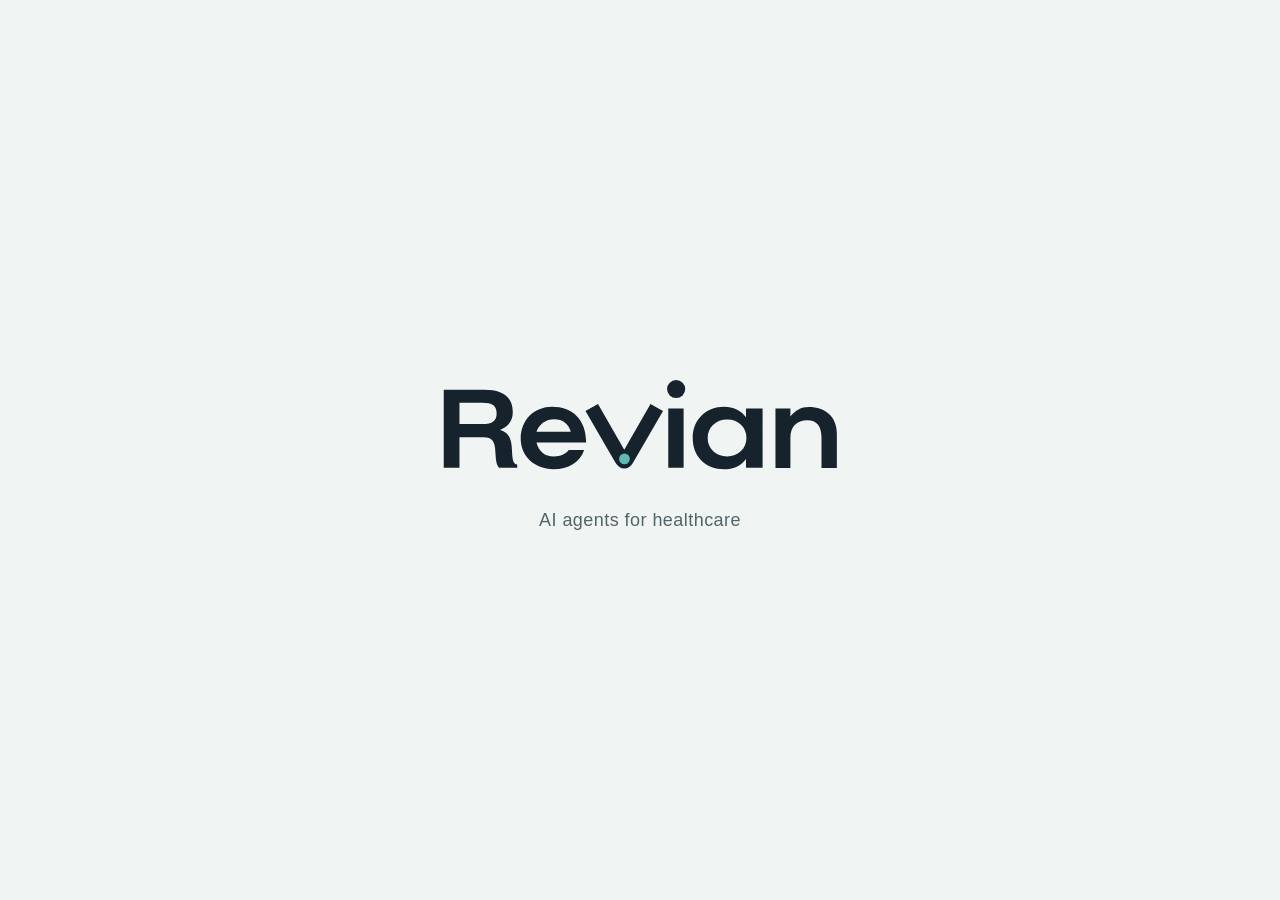
<file: index.html>
<!doctype html>
<html lang="en">
<head>
  <meta charset="utf-8">
  <meta name="viewport" content="width=device-width, initial-scale=1">
  <title>Revian</title>
  <meta name="description" content="AI agents for healthcare.">
  <meta name="theme-color" content="#F0F5F4">
  <link rel="icon" href="./favicon.ico" sizes="any">
  <link rel="icon" href="./favicon.svg" type="image/svg+xml">
  <link rel="canonical" href="https://revian.com.br/">
  <meta property="og:title" content="Revian">
  <meta property="og:description" content="AI agents for healthcare.">
  <meta property="og:type" content="website">
  <meta property="og:url" content="https://revian.com.br/">
  <style>
    :root { color-scheme: light; background: #F0F5F4; color: #17232C; }
    * { box-sizing: border-box; }
    html, body { margin: 0; width: 100%; min-height: 100%; }
    body { min-height: 100svh; display: grid; place-items: center; padding: 24px; font-family: -apple-system, BlinkMacSystemFont, "Segoe UI", sans-serif; }
    main { width: min(100%, 420px); text-align: center; }
    h1 { margin: 0; font-size: inherit; line-height: 0; }
    img { display: block; width: 100%; height: auto; }
    p { margin: 24px 0 0; color: #526469; font-size: clamp(15px, 2.5vw, 18px); line-height: 1.5; font-weight: 400; letter-spacing: .025em; }
    @media (max-width: 480px) { main { max-width: 300px; } p { margin-top: 20px; } }
  </style>
</head>
<body>
  <main>
    <h1><img src="./logo.svg" alt="Revian" width="1040" height="292"></h1>
    <p>AI agents for healthcare</p>
  </main>
</body>
</html>
</file>
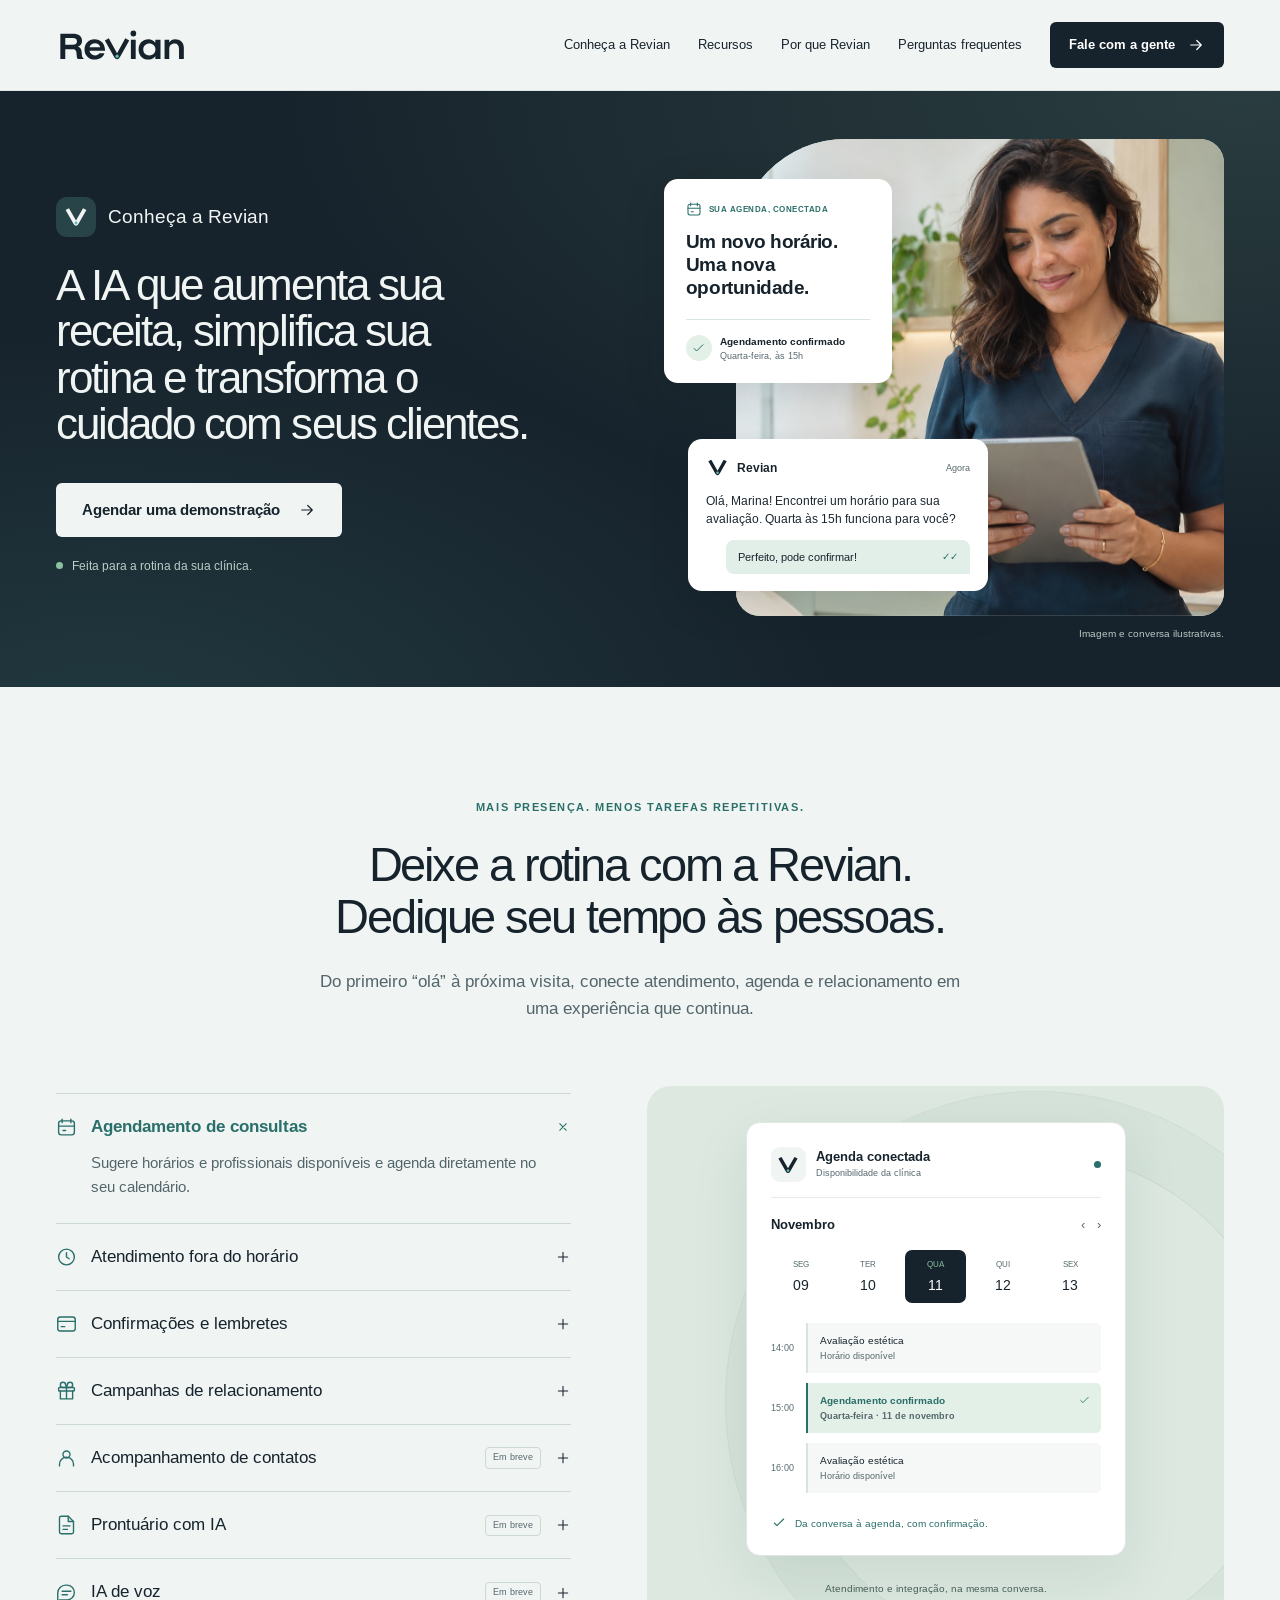
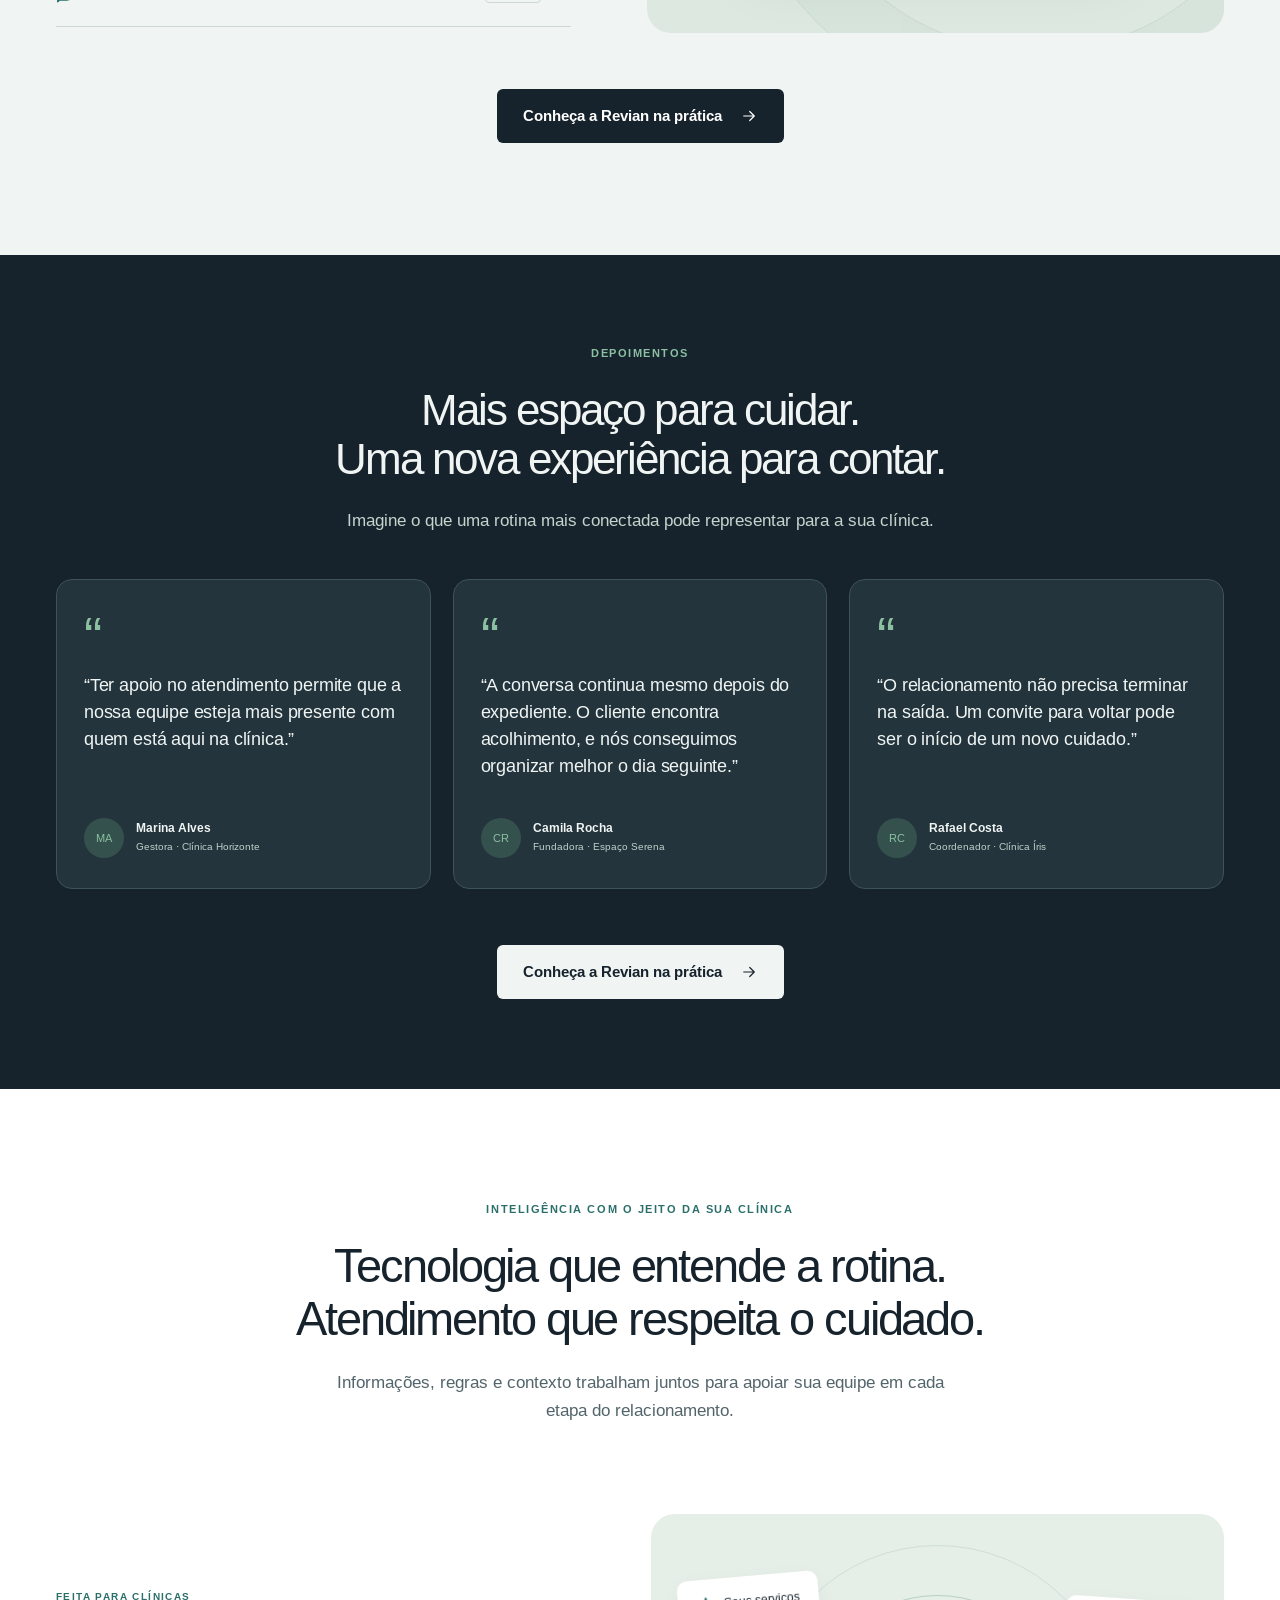
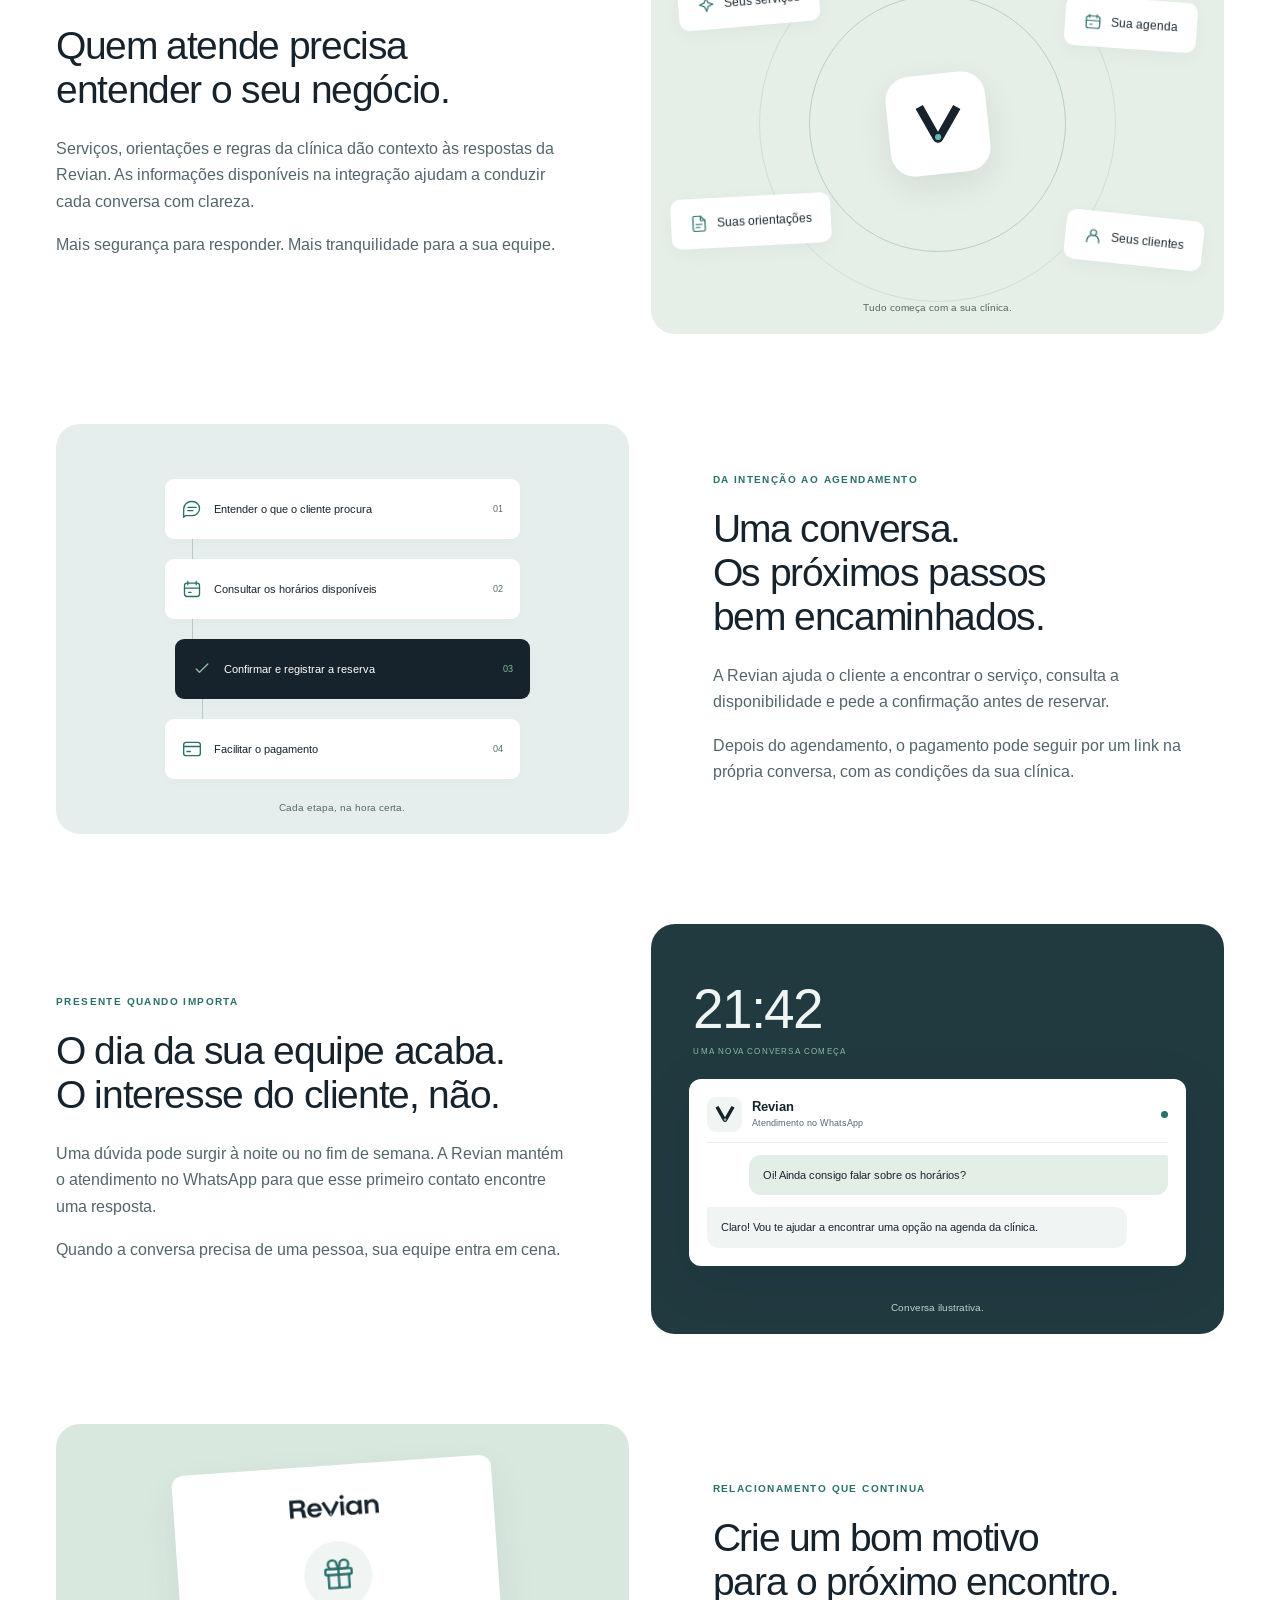
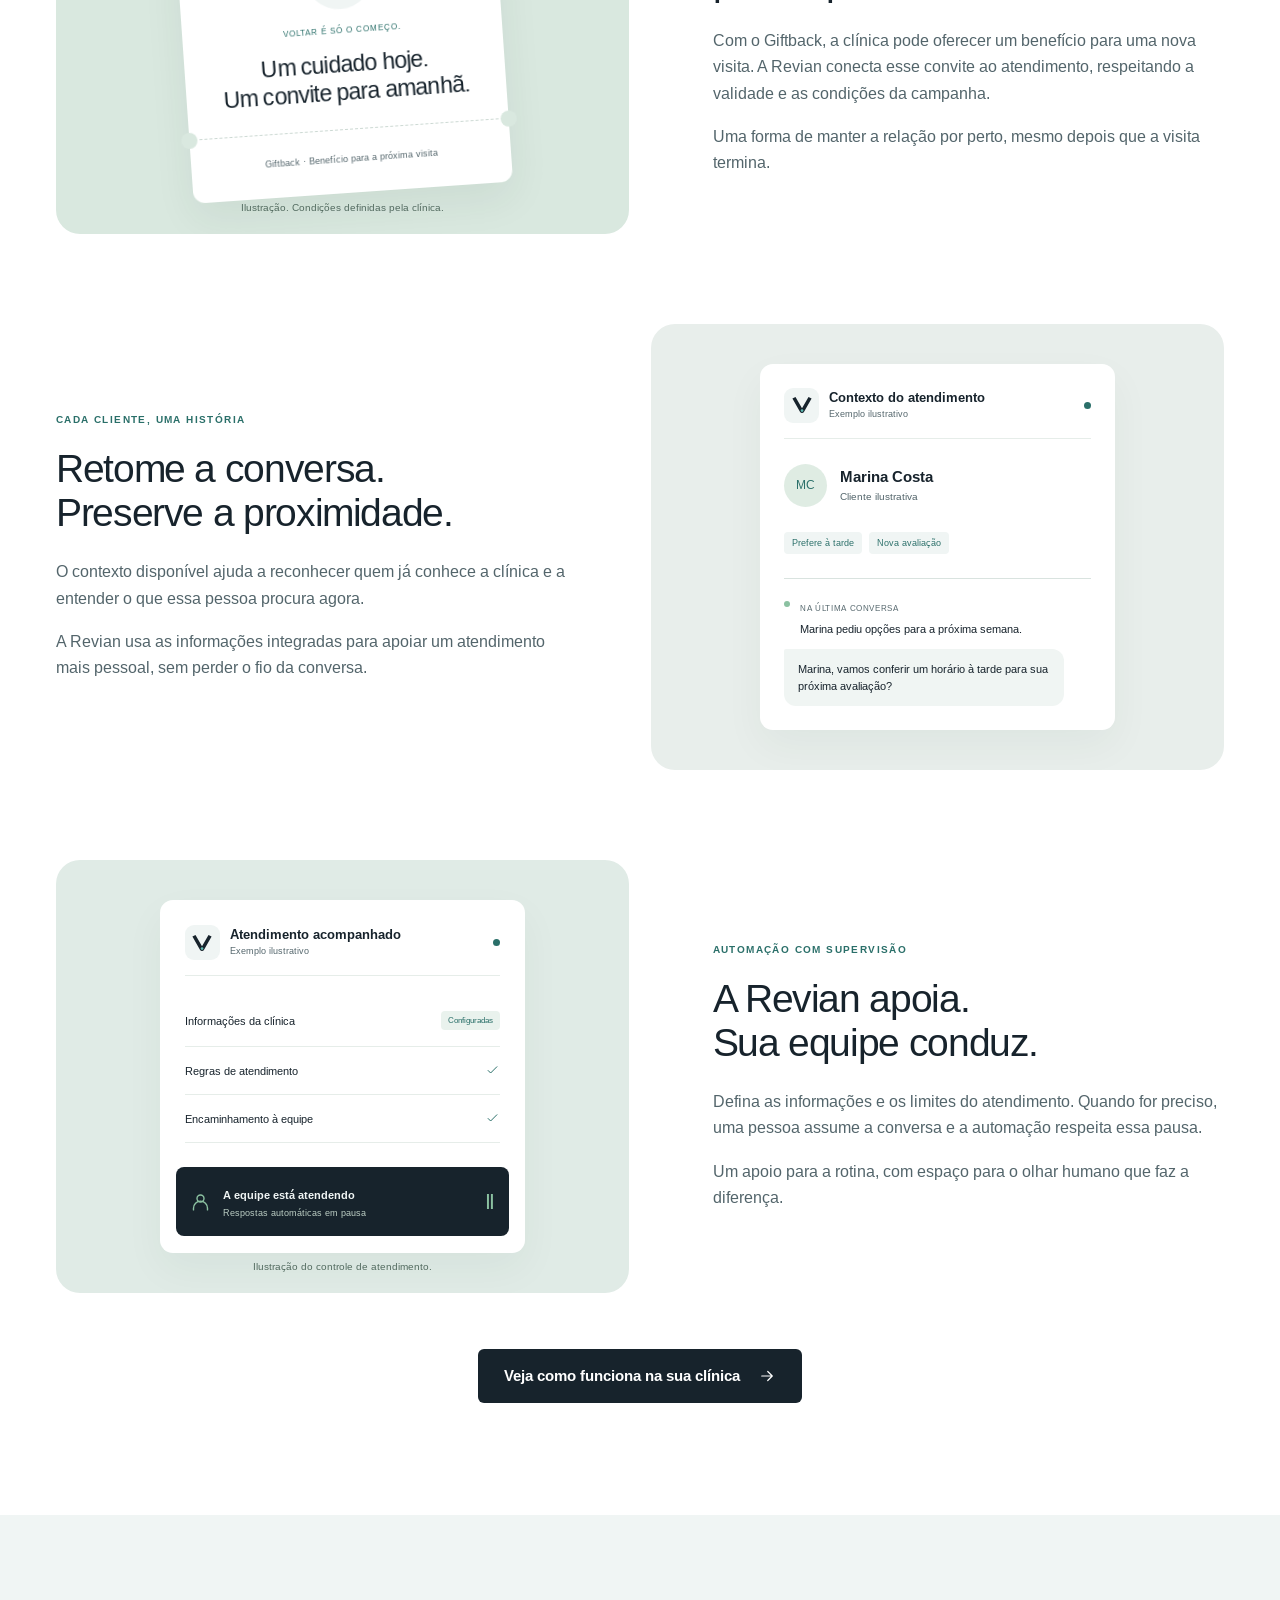
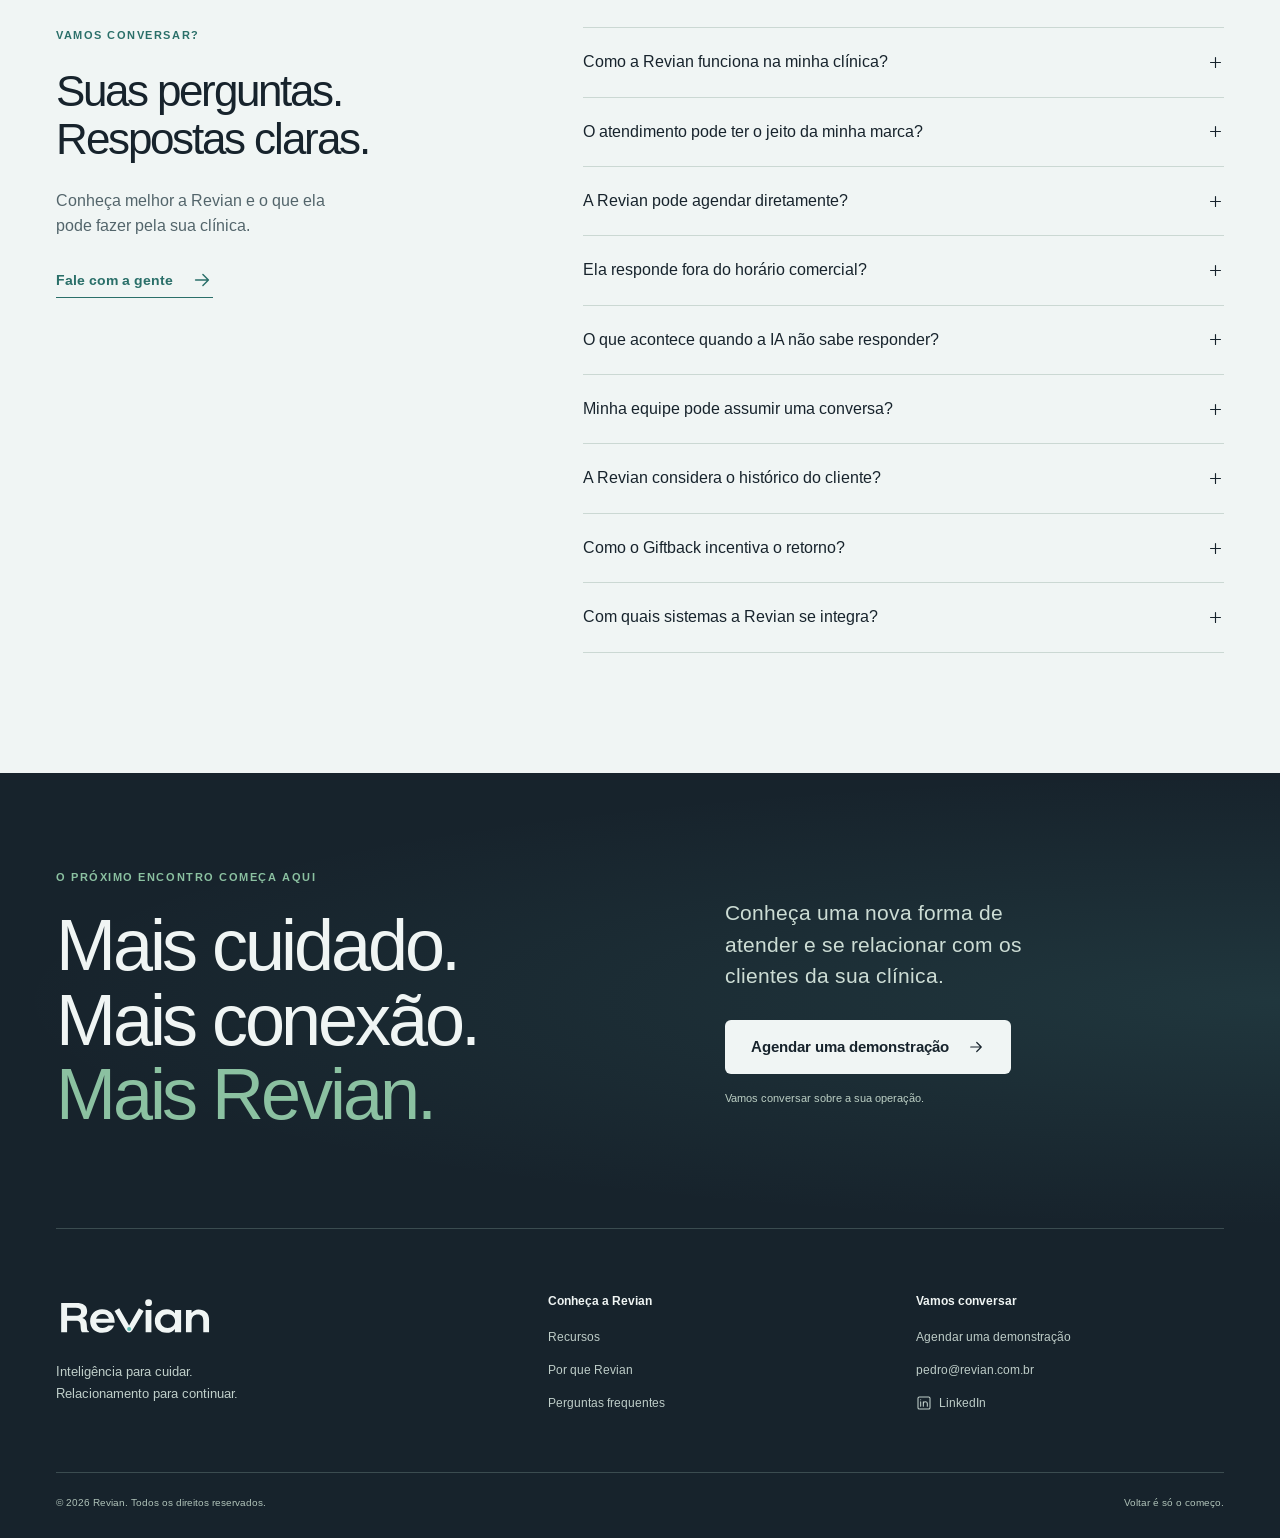
<file: lp/index.html>
<!doctype html>
<html lang="pt-BR">
  <head>
    <meta charset="utf-8" />
    <meta name="viewport" content="width=device-width, initial-scale=1" />
    <meta name="robots" content="noindex, nofollow" />
    <meta name="theme-color" content="#17232C" />
    <title>Revian — IA para o atendimento da sua clínica</title>
    <meta
      name="description"
      content="Mais tempo para cuidar. Conheça a Revian: inteligência artificial para atender no WhatsApp, agendar e criar motivos para seus clientes voltarem."
    />
    <link rel="canonical" href="https://revian.com.br/lp/" />
    <link rel="icon" href="../favicon.ico" sizes="any" />
    <link rel="icon" href="../favicon.svg" type="image/svg+xml" />
    <meta property="og:type" content="website" />
    <meta property="og:locale" content="pt_BR" />
    <meta
      property="og:title"
      content="Revian — Mais tempo para cuidar. Mais motivos para voltar."
    />
    <meta
      property="og:description"
      content="IA para o atendimento e o relacionamento da sua clínica, com a sua equipe no controle."
    />
    <meta property="og:url" content="https://revian.com.br/lp/" />
    <link
      rel="preload"
      href="./assets/LiberationSans-Regular.ttf"
      as="font"
      type="font/ttf"
      crossorigin
    />
    <link rel="stylesheet" href="./styles.css" />
    <script src="./script.js" defer></script>
  </head>
  <body>
    <a class="skip-link" href="#conteudo">Pular para o conteúdo</a>
    <svg
      class="icon-definitions"
      xmlns="http://www.w3.org/2000/svg"
      aria-hidden="true"
    >
      <symbol id="i-arrow" viewBox="0 0 24 24">
        <path d="M5 12h14m-6-6 6 6-6 6" />
      </symbol>
      <symbol id="i-calendar" viewBox="0 0 24 24">
        <rect x="3" y="5" width="18" height="16" rx="3" />
        <path d="M7 3v4m10-4v4M3 11h18m-13 5h3" />
      </symbol>
      <symbol id="i-chat" viewBox="0 0 24 24">
        <path
          d="M21 11.5a8.5 8.5 0 0 1-8.5 8.5H4l-2 2v-10A9 9 0 0 1 11 3h1.5a8.5 8.5 0 0 1 8.5 8.5Z"
        />
        <path d="M7 10h10M7 14h6" />
      </symbol>
      <symbol id="i-clock" viewBox="0 0 24 24">
        <circle cx="12" cy="12" r="9" />
        <path d="M12 7v5l3 2" />
      </symbol>
      <symbol id="i-check" viewBox="0 0 24 24">
        <path d="m5 12 4 4L19 6" />
      </symbol>
      <symbol id="i-card" viewBox="0 0 24 24">
        <rect x="2" y="4" width="20" height="16" rx="3" />
        <path d="M2 9h20M6 15h4" />
      </symbol>
      <symbol id="i-gift" viewBox="0 0 24 24">
        <rect x="3" y="8" width="18" height="4" rx="1" />
        <path
          d="M5 12v9h14v-9M12 8v13M12 8H8a3 3 0 1 1 3-3l1 3Zm0 0h4a3 3 0 1 0-3-3l-1 3Z"
        />
      </symbol>
      <symbol id="i-person" viewBox="0 0 24 24">
        <circle cx="12" cy="8" r="4" />
        <path d="M4 21v-2a8 8 0 0 1 16 0v2" />
      </symbol>
      <symbol id="i-spark" viewBox="0 0 24 24">
        <path
          d="m12 3 2.5 6.5L21 12l-6.5 2.5L12 21l-2.5-6.5L3 12l6.5-2.5L12 3Z"
        />
      </symbol>
      <symbol id="i-file" viewBox="0 0 24 24">
        <path
          d="M14 2H6a2 2 0 0 0-2 2v16a2 2 0 0 0 2 2h12a2 2 0 0 0 2-2V8l-6-6Z"
        />
        <path d="M14 2v6h6M8 13h8m-8 4h5" />
      </symbol>
      <symbol id="i-shield" viewBox="0 0 24 24">
        <path d="m12 3 8 3v6c0 5-8 9-8 9s-8-4-8-9V6l8-3Z" />
        <path d="m8 12 3 3 5-6" />
      </symbol>
      <symbol id="i-plus" viewBox="0 0 24 24">
        <path d="M12 5v14M5 12h14" />
      </symbol>
      <symbol id="i-chevron" viewBox="0 0 24 24">
        <path d="m9 5 7 7-7 7" />
      </symbol>
      <symbol id="i-linkedin" viewBox="0 0 24 24">
        <rect x="3" y="3" width="18" height="18" rx="2" />
        <path d="M7 10v7m0-10v.01M11 17v-7m0 3a3 3 0 0 1 6 0v4" />
      </symbol>
      <symbol id="i-mail" viewBox="0 0 24 24">
        <rect x="3" y="5" width="18" height="14" rx="2" />
        <path d="m3 6 9 7 9-7" />
      </symbol>
    </svg>
    <header class="site-header">
      <div class="nav-wrap">
        <a class="brand" href="/" aria-label="Revian — página inicial"
          ><img src="../logo.svg" alt="Revian" width="132" height="37"
        /></a>
        <button
          class="menu-toggle"
          type="button"
          aria-expanded="false"
          aria-controls="navigation"
          aria-label="Abrir menu"
        >
          <span></span><span></span>
        </button>
        <nav id="navigation" aria-label="Navegação principal">
          <a href="#conheca">Conheça a Revian</a><a href="#recursos">Recursos</a
          ><a href="#diferenciais">Por que Revian</a
          ><a href="#perguntas">Perguntas frequentes</a>
          <a
            class="button nav-cta"
            href="https://wa.me/5511992223817?text=Ol%C3%A1%2C%20gostaria%20saber%20mais%20sobre%20a%20Revian%20para%20minha%20cl%C3%ADnica"
            >Fale com a gente<svg
              class="icon"
              aria-hidden="true"
              viewBox="0 0 24 24"
            >
              <use href="#i-arrow" /></svg
          ></a>
        </nav>
      </div>
    </header>
    <main id="conteudo">
      <section class="hero" id="conheca" aria-labelledby="hero-title">
        <div class="hero-glow" aria-hidden="true"></div>
        <div class="container hero-grid">
          <div class="hero-copy">
            <div class="meet">
              <span class="meet-symbol"
                ><img
                  src="./assets/symbol-light.svg"
                  alt=""
                  width="26"
                  height="26" /></span
              >Conheça a Revian
            </div>
            <h1 id="hero-title">
              A IA que aumenta sua receita, simplifica sua rotina e transforma o
              cuidado com seus clientes.
            </h1>
            <a
              class="button"
              href="https://wa.me/5511992223817?text=Ol%C3%A1%2C%20gostaria%20saber%20mais%20sobre%20a%20Revian%20para%20minha%20cl%C3%ADnica"
              >Agendar uma demonstração<svg
                class="icon"
                aria-hidden="true"
                viewBox="0 0 24 24"
              >
                <use href="#i-arrow" /></svg
            ></a>
            <div class="hero-note">
              <span class="online-dot"></span>Feita para a rotina da sua
              clínica.
            </div>
          </div>
          <figure
            class="hero-visual"
            aria-label="Ilustração de uma profissional de clínica com exemplos de atendimento e agendamento da Revian"
          >
            <div class="photo-frame">
              <img
                class="hero-photo"
                src="./assets/clinic-hero.jpg"
                alt="Profissional de clínica consultando um tablet em um ambiente acolhedor"
                width="1122"
                height="1402"
                fetchpriority="high"
              />
            </div>
            <div class="floating-card appointment-card">
              <div class="card-eyebrow">
                <svg class="icon" aria-hidden="true" viewBox="0 0 24 24">
                  <use href="#i-calendar" />
                </svg>
                SUA AGENDA, CONECTADA
              </div>
              <strong>Um novo horário.<br />Uma nova oportunidade.</strong>
              <div class="appointment-bottom">
                <span class="check-circle"
                  ><svg class="icon" aria-hidden="true" viewBox="0 0 24 24">
                    <use href="#i-check" /></svg></span
                ><span
                  >Agendamento confirmado<small
                    >Quarta-feira, às 15h</small
                  ></span
                >
              </div>
            </div>
            <div class="floating-card hero-chat">
              <div class="hero-chat-heading">
                <img
                  src="./assets/symbol.svg"
                  alt=""
                  width="23"
                  height="23"
                /><strong>Revian</strong><span>Agora</span>
              </div>
              <p>
                Olá, Marina! Encontrei um horário para sua avaliação. Quarta às
                15h funciona para você?
              </p>
              <div class="hero-reply">
                Perfeito, pode confirmar! <span>✓✓</span>
              </div>
            </div>
            <figcaption>Imagem e conversa ilustrativas.</figcaption>
          </figure>
        </div>
      </section>

      <section
        class="features section"
        id="recursos"
        aria-labelledby="features-title"
      >
        <div class="container">
          <div class="section-heading centered">
            <p class="eyebrow">MAIS PRESENÇA. MENOS TAREFAS REPETITIVAS.</p>
            <h2 id="features-title">
              Deixe a rotina com a Revian.<br />Dedique seu tempo às pessoas.
            </h2>
            <p>
              Do primeiro “olá” à próxima visita, conecte atendimento, agenda e
              relacionamento em uma experiência que continua.
            </p>
          </div>
          <div class="feature-showcase">
            <div class="feature-list">
              <details class="feature-item" data-feature="0" open>
                <summary>
                  <svg class="icon" aria-hidden="true" viewBox="0 0 24 24">
                    <use href="#i-calendar" /></svg
                  ><span>Agendamento de consultas</span
                  ><svg
                    class="icon feature-toggle"
                    aria-hidden="true"
                    viewBox="0 0 24 24"
                  >
                    <use href="#i-plus" />
                  </svg>
                </summary>
                <p>
                  Sugere horários e profissionais disponíveis e agenda
                  diretamente no seu calendário.
                </p>
              </details>
              <details class="feature-item" data-feature="1">
                <summary>
                  <svg class="icon" aria-hidden="true" viewBox="0 0 24 24">
                    <use href="#i-clock" /></svg
                  ><span>Atendimento fora do horário</span
                  ><svg
                    class="icon feature-toggle"
                    aria-hidden="true"
                    viewBox="0 0 24 24"
                  >
                    <use href="#i-plus" />
                  </svg>
                </summary>
                <p>
                  Cuida das mensagens e conversas fora do expediente, com
                  atendimento 24 horas por dia.
                </p>
              </details>
              <details class="feature-item" data-feature="2">
                <summary>
                  <svg class="icon" aria-hidden="true" viewBox="0 0 24 24">
                    <use href="#i-card" /></svg
                  ><span>Confirmações e lembretes</span
                  ><svg
                    class="icon feature-toggle"
                    aria-hidden="true"
                    viewBox="0 0 24 24"
                  >
                    <use href="#i-plus" />
                  </svg>
                </summary>
                <p>
                  Envia mensagens de acompanhamento e solicita pagamentos para
                  confirmar agendamentos e reduzir faltas.
                </p>
              </details>
              <details class="feature-item" data-feature="3">
                <summary>
                  <svg class="icon" aria-hidden="true" viewBox="0 0 24 24">
                    <use href="#i-gift" /></svg
                  ><span>Campanhas de relacionamento</span
                  ><svg
                    class="icon feature-toggle"
                    aria-hidden="true"
                    viewBox="0 0 24 24"
                  >
                    <use href="#i-plus" />
                  </svg>
                </summary>
                <p>
                  Cria campanhas com IA e mensagens promocionais para incentivar
                  novos agendamentos e a fidelização de clientes.
                </p>
              </details>
              <details class="feature-item" data-feature="4">
                <summary>
                  <svg class="icon" aria-hidden="true" viewBox="0 0 24 24">
                    <use href="#i-person" /></svg
                  ><span>Acompanhamento de contatos</span
                  ><span class="soon">Em breve</span
                  ><svg
                    class="icon feature-toggle"
                    aria-hidden="true"
                    viewBox="0 0 24 24"
                  >
                    <use href="#i-plus" />
                  </svg>
                </summary>
                <p>
                  Entra em contato com novos e antigos interessados para agendar
                  mais consultas no momento certo.
                </p>
              </details>
              <details class="feature-item" data-feature="5">
                <summary>
                  <svg class="icon" aria-hidden="true" viewBox="0 0 24 24">
                    <use href="#i-file" /></svg
                  ><span>Prontuário com IA</span
                  ><span class="soon">Em breve</span
                  ><svg
                    class="icon feature-toggle"
                    aria-hidden="true"
                    viewBox="0 0 24 24"
                  >
                    <use href="#i-plus" />
                  </svg>
                </summary>
                <p>
                  Economiza tempo com anotações geradas por IA e atualizações
                  automáticas no prontuário.
                </p>
              </details>
              <details class="feature-item" data-feature="6">
                <summary>
                  <svg class="icon" aria-hidden="true" viewBox="0 0 24 24">
                    <use href="#i-chat" /></svg
                  ><span>IA de voz</span><span class="soon">Em breve</span
                  ><svg
                    class="icon feature-toggle"
                    aria-hidden="true"
                    viewBox="0 0 24 24"
                  >
                    <use href="#i-plus" />
                  </svg>
                </summary>
                <p>
                  Atende ligações com uma voz natural para responder dúvidas e
                  agendar consultas.
                </p>
              </details>
            </div>
            <div class="feature-stage">
              <div class="stage-orbit" aria-hidden="true"></div>
              <div class="feature-window" aria-live="polite" aria-atomic="true">
                <div class="feature-panel" id="feature-panel-0">
                  <div class="mock-heading">
                    <span class="mini-mark"
                      ><img
                        src="./assets/symbol.svg"
                        alt=""
                        width="24"
                        height="24" /></span
                    ><span
                      ><strong>Agenda conectada</strong
                      ><small>Disponibilidade da clínica</small></span
                    ><i class="online-dot"></i>
                  </div>
                  <div class="calendar-heading">
                    <strong>Novembro</strong><span>‹ &nbsp; ›</span>
                  </div>
                  <div class="week">
                    <span>SEG<b>09</b></span
                    ><span>TER<b>10</b></span
                    ><span class="selected">QUA<b>11</b></span
                    ><span>QUI<b>12</b></span
                    ><span>SEX<b>13</b></span>
                  </div>
                  <div class="time-row">
                    <span>14:00</span>
                    <div>
                      Avaliação estética<small>Horário disponível</small>
                    </div>
                  </div>
                  <div class="time-row active">
                    <span>15:00</span>
                    <div>
                      <svg class="icon" aria-hidden="true" viewBox="0 0 24 24">
                        <use href="#i-check" /></svg
                      >Agendamento confirmado<small
                        >Quarta-feira · 11 de novembro</small
                      >
                    </div>
                  </div>
                  <div class="time-row">
                    <span>16:00</span>
                    <div>
                      Avaliação estética<small>Horário disponível</small>
                    </div>
                  </div>
                  <div class="status-line">
                    <svg class="icon" aria-hidden="true" viewBox="0 0 24 24">
                      <use href="#i-check" /></svg
                    ><span>Da conversa à agenda, com confirmação.</span>
                  </div>
                </div>
                <div class="feature-panel" id="feature-panel-1" hidden>
                  <div class="mock-heading">
                    <span class="mini-mark"
                      ><img
                        src="./assets/symbol.svg"
                        alt=""
                        width="24"
                        height="24" /></span
                    ><span
                      ><strong>Revian</strong
                      ><small
                        >Atendimento além do horário comercial</small
                      ></span
                    ><i class="online-dot"></i>
                  </div>
                  <div class="chat-date">
                    21:42 · A clínica já fechou. A conversa continua.
                  </div>
                  <div class="bubble patient">
                    Olá! Consigo saber mais sobre a avaliação?
                  </div>
                  <div class="bubble assistant">
                    Olá! Claro. A avaliação é o primeiro passo para entender o
                    que faz sentido para você. Como posso ajudar?
                  </div>
                  <div class="bubble patient">
                    Quero ver um horário para esta semana.
                  </div>
                  <div class="bubble assistant">
                    Vou consultar a agenda da clínica para encontrar as opções
                    disponíveis.
                  </div>
                  <div class="status-line">
                    <svg class="icon" aria-hidden="true" viewBox="0 0 24 24">
                      <use href="#i-clock" /></svg
                    ><span
                      >Uma boa experiência começa na primeira resposta.</span
                    >
                  </div>
                </div>
                <div class="feature-panel" id="feature-panel-2" hidden>
                  <div class="mock-heading">
                    <span class="mini-mark"
                      ><img
                        src="./assets/symbol.svg"
                        alt=""
                        width="24"
                        height="24" /></span
                    ><span
                      ><strong>Confirmações e lembretes</strong
                      ><small>Exemplo ilustrativo</small></span
                    ><i class="online-dot"></i>
                  </div>
                  <div class="chat-date">
                    UMA VISITA, CADA DETALHE BEM ENCAMINHADO
                  </div>
                  <div class="bubble assistant">
                    Marina, sua avaliação está agendada para quarta-feira às
                    15h. Podemos confirmar sua presença?
                  </div>
                  <div class="bubble patient">Sim, estarei aí!</div>
                  <div class="bubble assistant">
                    Tudo certo! Esperamos você. Se precisar, é só chamar por
                    aqui.
                  </div>
                  <div class="status-line">
                    <svg class="icon" aria-hidden="true" viewBox="0 0 24 24">
                      <use href="#i-calendar" /></svg
                    ><span>Lembretes que aproximam.</span>
                  </div>
                  <div class="status-line">
                    <svg class="icon" aria-hidden="true" viewBox="0 0 24 24">
                      <use href="#i-card" /></svg
                    ><span>Pagamento na própria conversa.</span>
                  </div>
                </div>
                <div class="feature-panel" id="feature-panel-3" hidden>
                  <div class="mock-heading">
                    <span class="mini-mark"
                      ><img
                        src="./assets/symbol.svg"
                        alt=""
                        width="24"
                        height="24" /></span
                    ><span
                      ><strong>Campanhas de relacionamento</strong
                      ><small>Exemplo ilustrativo</small></span
                    ><i class="online-dot"></i>
                  </div>
                  <div class="gift-ticket">
                    <svg class="icon" aria-hidden="true" viewBox="0 0 24 24">
                      <use href="#i-gift" /></svg
                    ><small>UM CONVITE PARA VOLTAR</small
                    ><strong>Continue perto.<br />Crie novos encontros.</strong
                    ><span>Campanhas com o jeito da sua clínica</span>
                  </div>
                  <div class="bubble assistant">
                    Marina, temos uma novidade que pode combinar com você. Quer
                    saber mais?
                  </div>
                  <div class="status-line">
                    <svg class="icon" aria-hidden="true" viewBox="0 0 24 24">
                      <use href="#i-chat" /></svg
                    ><span>Relacionamento que continua após a visita.</span>
                  </div>
                </div>
                <div class="feature-panel" id="feature-panel-4" hidden>
                  <div class="mock-heading">
                    <span class="mini-mark"
                      ><img
                        src="./assets/symbol.svg"
                        alt=""
                        width="24"
                        height="24" /></span
                    ><span
                      ><strong>Acompanhamento de contatos</strong
                      ><small>Recurso em breve</small></span
                    ><i class="online-dot"></i>
                  </div>
                  <div class="upcoming-visual">
                    <span class="upcoming-icon"
                      ><svg class="icon" aria-hidden="true" viewBox="0 0 24 24">
                        <use href="#i-person" /></svg></span
                    ><span class="soon">Em breve</span>
                    <h4>Acompanhamento de contatos</h4>
                    <p>
                      Entra em contato com novos e antigos interessados para
                      agendar mais consultas no momento certo.
                    </p>
                  </div>
                  <div class="status-line">
                    <svg class="icon" aria-hidden="true" viewBox="0 0 24 24">
                      <use href="#i-chat" /></svg
                    ><span>Converse com a gente para saber mais.</span>
                  </div>
                </div>
                <div class="feature-panel" id="feature-panel-5" hidden>
                  <div class="mock-heading">
                    <span class="mini-mark"
                      ><img
                        src="./assets/symbol.svg"
                        alt=""
                        width="24"
                        height="24" /></span
                    ><span
                      ><strong>Prontuário com IA</strong
                      ><small>Recurso em breve</small></span
                    ><i class="online-dot"></i>
                  </div>
                  <div class="upcoming-visual">
                    <span class="upcoming-icon"
                      ><svg class="icon" aria-hidden="true" viewBox="0 0 24 24">
                        <use href="#i-file" /></svg></span
                    ><span class="soon">Em breve</span>
                    <h4>Prontuário com IA</h4>
                    <p>
                      Economiza tempo com anotações geradas por IA e
                      atualizações automáticas no prontuário.
                    </p>
                  </div>
                  <div class="status-line">
                    <svg class="icon" aria-hidden="true" viewBox="0 0 24 24">
                      <use href="#i-chat" /></svg
                    ><span>Converse com a gente para saber mais.</span>
                  </div>
                </div>
                <div class="feature-panel" id="feature-panel-6" hidden>
                  <div class="mock-heading">
                    <span class="mini-mark"
                      ><img
                        src="./assets/symbol.svg"
                        alt=""
                        width="24"
                        height="24" /></span
                    ><span
                      ><strong>IA de voz</strong
                      ><small>Recurso em breve</small></span
                    ><i class="online-dot"></i>
                  </div>
                  <div class="upcoming-visual">
                    <span class="upcoming-icon"
                      ><svg class="icon" aria-hidden="true" viewBox="0 0 24 24">
                        <use href="#i-chat" /></svg></span
                    ><span class="soon">Em breve</span>
                    <h4>IA de voz</h4>
                    <p>
                      Atende ligações com uma voz natural para responder dúvidas
                      e agendar consultas.
                    </p>
                  </div>
                  <div class="status-line">
                    <svg class="icon" aria-hidden="true" viewBox="0 0 24 24">
                      <use href="#i-chat" /></svg
                    ><span>Converse com a gente para saber mais.</span>
                  </div>
                </div>
              </div>
              <p class="illustration-note">
                Atendimento e integração, na mesma conversa.
              </p>
            </div>
          </div>
          <div class="section-action">
            <a
              class="button"
              href="https://wa.me/5511992223817?text=Ol%C3%A1%2C%20gostaria%20saber%20mais%20sobre%20a%20Revian%20para%20minha%20cl%C3%ADnica"
              >Conheça a Revian na prática<svg
                class="icon"
                aria-hidden="true"
                viewBox="0 0 24 24"
              >
                <use href="#i-arrow" /></svg
            ></a>
          </div>
        </div>
      </section>

      <section class="testimonials" aria-labelledby="testimonials-title">
        <div class="container">
          <div class="section-heading centered">
            <p class="eyebrow">DEPOIMENTOS</p>
            <h2 id="testimonials-title">
              Mais espaço para cuidar.<br />Uma nova experiência para contar.
            </h2>
            <p>
              Imagine o que uma rotina mais conectada pode representar para a
              sua clínica.
            </p>
          </div>
          <div class="testimonial-grid">
            <figure class="quote-card">
              <span class="quote-symbol" aria-hidden="true">“</span>
              <blockquote>
                “Ter apoio no atendimento permite que a nossa equipe esteja mais
                presente com quem está aqui na clínica.”
              </blockquote>
              <figcaption>
                <span class="quote-avatar">MA</span
                ><span
                  ><strong>Marina Alves</strong
                  ><small>Gestora · Clínica Horizonte</small></span
                >
              </figcaption>
            </figure>
            <figure class="quote-card">
              <span class="quote-symbol" aria-hidden="true">“</span>
              <blockquote>
                “A conversa continua mesmo depois do expediente. O cliente
                encontra acolhimento, e nós conseguimos organizar melhor o dia
                seguinte.”
              </blockquote>
              <figcaption>
                <span class="quote-avatar">CR</span
                ><span
                  ><strong>Camila Rocha</strong
                  ><small>Fundadora · Espaço Serena</small></span
                >
              </figcaption>
            </figure>
            <figure class="quote-card">
              <span class="quote-symbol" aria-hidden="true">“</span>
              <blockquote>
                “O relacionamento não precisa terminar na saída. Um convite para
                voltar pode ser o início de um novo cuidado.”
              </blockquote>
              <figcaption>
                <span class="quote-avatar">RC</span
                ><span
                  ><strong>Rafael Costa</strong
                  ><small>Coordenador · Clínica Íris</small></span
                >
              </figcaption>
            </figure>
          </div>
          <div class="section-action">
            <a
              class="button"
              href="https://wa.me/5511992223817?text=Ol%C3%A1%2C%20gostaria%20saber%20mais%20sobre%20a%20Revian%20para%20minha%20cl%C3%ADnica"
              >Conheça a Revian na prática<svg
                class="icon"
                aria-hidden="true"
                viewBox="0 0 24 24"
              >
                <use href="#i-arrow" /></svg
            ></a>
          </div>
        </div>
      </section>

      <section
        class="differentials section"
        id="diferenciais"
        aria-labelledby="differentials-title"
      >
        <div class="container">
          <div class="section-heading centered">
            <p class="eyebrow">INTELIGÊNCIA COM O JEITO DA SUA CLÍNICA</p>
            <h2 id="differentials-title">
              Tecnologia que entende a rotina.<br />Atendimento que respeita o
              cuidado.
            </h2>
            <p>
              Informações, regras e contexto trabalham juntos para apoiar sua
              equipe em cada etapa do relacionamento.
            </p>
          </div>

          <article class="detail-row">
            <div class="detail-copy">
              <p class="eyebrow">FEITA PARA CLÍNICAS</p>
              <h3>Quem atende precisa<br />entender o seu negócio.</h3>
              <p>
                Serviços, orientações e regras da clínica dão contexto às
                respostas da Revian. As informações disponíveis na integração
                ajudam a conduzir cada conversa com clareza.
              </p>
              <p>
                Mais segurança para responder. Mais tranquilidade para a sua
                equipe.
              </p>
            </div>
            <div
              class="detail-visual knowledge-visual"
              role="img"
              aria-label="Ilustração de uma base de conhecimento com serviços, agenda e regras da clínica"
            >
              <div class="knowledge-center">
                <img src="./assets/symbol.svg" alt="" width="56" height="56" />
              </div>
              <div class="knowledge-node node-a">
                <svg class="icon" aria-hidden="true" viewBox="0 0 24 24">
                  <use href="#i-spark" /></svg
                ><span>Seus serviços</span>
              </div>
              <div class="knowledge-node node-b">
                <svg class="icon" aria-hidden="true" viewBox="0 0 24 24">
                  <use href="#i-calendar" /></svg
                ><span>Sua agenda</span>
              </div>
              <div class="knowledge-node node-c">
                <svg class="icon" aria-hidden="true" viewBox="0 0 24 24">
                  <use href="#i-file" /></svg
                ><span>Suas orientações</span>
              </div>
              <div class="knowledge-node node-d">
                <svg class="icon" aria-hidden="true" viewBox="0 0 24 24">
                  <use href="#i-person" /></svg
                ><span>Seus clientes</span>
              </div>
              <span class="visual-caption">Tudo começa com a sua clínica.</span>
            </div>
          </article>

          <article class="detail-row reverse">
            <div class="detail-copy">
              <p class="eyebrow">DA INTENÇÃO AO AGENDAMENTO</p>
              <h3>
                Uma conversa.<br />Os próximos passos<br />bem encaminhados.
              </h3>
              <p>
                A Revian ajuda o cliente a encontrar o serviço, consulta a
                disponibilidade e pede a confirmação antes de reservar.
              </p>
              <p>
                Depois do agendamento, o pagamento pode seguir por um link na
                própria conversa, com as condições da sua clínica.
              </p>
            </div>
            <div class="detail-visual workflow-visual">
              <div class="workflow">
                <div class="workflow-step">
                  <svg class="icon" aria-hidden="true" viewBox="0 0 24 24">
                    <use href="#i-chat" /></svg
                  ><span>Entender o que o cliente procura</span><b>01</b>
                </div>
                <div class="workflow-step">
                  <svg class="icon" aria-hidden="true" viewBox="0 0 24 24">
                    <use href="#i-calendar" /></svg
                  ><span>Consultar os horários disponíveis</span><b>02</b>
                </div>
                <div class="workflow-step selected-step">
                  <svg class="icon" aria-hidden="true" viewBox="0 0 24 24">
                    <use href="#i-check" /></svg
                  ><span>Confirmar e registrar a reserva</span><b>03</b>
                </div>
                <div class="workflow-step">
                  <svg class="icon" aria-hidden="true" viewBox="0 0 24 24">
                    <use href="#i-card" /></svg
                  ><span>Facilitar o pagamento</span><b>04</b>
                </div>
              </div>
              <span class="visual-caption">Cada etapa, na hora certa.</span>
            </div>
          </article>

          <article class="detail-row">
            <div class="detail-copy">
              <p class="eyebrow">PRESENTE QUANDO IMPORTA</p>
              <h3>
                O dia da sua equipe acaba.<br />O interesse do cliente, não.
              </h3>
              <p>
                Uma dúvida pode surgir à noite ou no fim de semana. A Revian
                mantém o atendimento no WhatsApp para que esse primeiro contato
                encontre uma resposta.
              </p>
              <p>
                Quando a conversa precisa de uma pessoa, sua equipe entra em
                cena.
              </p>
            </div>
            <div class="detail-visual night-visual">
              <div class="night-time">
                <span>21:42</span><small>UMA NOVA CONVERSA COMEÇA</small>
              </div>
              <div class="night-message">
                <div class="mock-heading">
                  <span class="mini-mark"
                    ><img
                      src="./assets/symbol.svg"
                      alt=""
                      width="24"
                      height="24" /></span
                  ><span
                    ><strong>Revian</strong
                    ><small>Atendimento no WhatsApp</small></span
                  ><i class="online-dot"></i>
                </div>
                <div class="bubble patient">
                  Oi! Ainda consigo falar sobre os horários?
                </div>
                <div class="bubble assistant">
                  Claro! Vou te ajudar a encontrar uma opção na agenda da
                  clínica.
                </div>
              </div>
              <span class="visual-caption">Conversa ilustrativa.</span>
            </div>
          </article>

          <article class="detail-row reverse">
            <div class="detail-copy">
              <p class="eyebrow">RELACIONAMENTO QUE CONTINUA</p>
              <h3>Crie um bom motivo<br />para o próximo encontro.</h3>
              <p>
                Com o Giftback, a clínica pode oferecer um benefício para uma
                nova visita. A Revian conecta esse convite ao atendimento,
                respeitando a validade e as condições da campanha.
              </p>
              <p>
                Uma forma de manter a relação por perto, mesmo depois que a
                visita termina.
              </p>
            </div>
            <div class="detail-visual gift-visual">
              <div class="gift-sheet">
                <img src="../logo.svg" alt="Revian" width="110" height="31" />
                <div class="gift-large">
                  <svg class="icon" aria-hidden="true" viewBox="0 0 24 24">
                    <use href="#i-gift" />
                  </svg>
                </div>
                <p>VOLTAR É SÓ O COMEÇO.</p>
                <strong>Um cuidado hoje.<br />Um convite para amanhã.</strong>
                <div class="ticket-rule"></div>
                <span>Giftback · Benefício para a próxima visita</span>
              </div>
              <span class="visual-caption"
                >Ilustração. Condições definidas pela clínica.</span
              >
            </div>
          </article>

          <article class="detail-row">
            <div class="detail-copy">
              <p class="eyebrow">CADA CLIENTE, UMA HISTÓRIA</p>
              <h3>Retome a conversa.<br />Preserve a proximidade.</h3>
              <p>
                O contexto disponível ajuda a reconhecer quem já conhece a
                clínica e a entender o que essa pessoa procura agora.
              </p>
              <p>
                A Revian usa as informações integradas para apoiar um
                atendimento mais pessoal, sem perder o fio da conversa.
              </p>
            </div>
            <div class="detail-visual context-visual">
              <div class="context-card">
                <div class="mock-heading">
                  <span class="mini-mark"
                    ><img
                      src="./assets/symbol.svg"
                      alt=""
                      width="24"
                      height="24" /></span
                  ><span
                    ><strong>Contexto do atendimento</strong
                    ><small>Exemplo ilustrativo</small></span
                  ><i class="online-dot"></i>
                </div>
                <div class="profile">
                  <span class="avatar">MC</span>
                  <div>
                    <strong>Marina Costa</strong
                    ><small>Cliente ilustrativa</small>
                  </div>
                </div>
                <div class="context-tags">
                  <span>Prefere à tarde</span><span>Nova avaliação</span>
                </div>
                <div class="context-history">
                  <span class="history-dot"></span>
                  <div>
                    <small>NA ÚLTIMA CONVERSA</small>
                    <p>Marina pediu opções para a próxima semana.</p>
                  </div>
                </div>
                <div class="bubble assistant">
                  Marina, vamos conferir um horário à tarde para sua próxima
                  avaliação?
                </div>
              </div>
            </div>
          </article>

          <article class="detail-row reverse">
            <div class="detail-copy">
              <p class="eyebrow">AUTOMAÇÃO COM SUPERVISÃO</p>
              <h3>A Revian apoia.<br />Sua equipe conduz.</h3>
              <p>
                Defina as informações e os limites do atendimento. Quando for
                preciso, uma pessoa assume a conversa e a automação respeita
                essa pausa.
              </p>
              <p>
                Um apoio para a rotina, com espaço para o olhar humano que faz a
                diferença.
              </p>
            </div>
            <div class="detail-visual control-visual">
              <div class="control-card">
                <div class="mock-heading">
                  <span class="mini-mark"
                    ><img
                      src="./assets/symbol.svg"
                      alt=""
                      width="24"
                      height="24" /></span
                  ><span
                    ><strong>Atendimento acompanhado</strong
                    ><small>Exemplo ilustrativo</small></span
                  ><i class="online-dot"></i>
                </div>
                <div class="control-row">
                  <span>Informações da clínica</span
                  ><span class="pill">Configuradas</span>
                </div>
                <div class="control-row">
                  <span>Regras de atendimento</span
                  ><svg class="icon" aria-hidden="true" viewBox="0 0 24 24">
                    <use href="#i-check" />
                  </svg>
                </div>
                <div class="control-row">
                  <span>Encaminhamento à equipe</span
                  ><svg class="icon" aria-hidden="true" viewBox="0 0 24 24">
                    <use href="#i-check" />
                  </svg>
                </div>
                <div class="human-banner">
                  <svg class="icon" aria-hidden="true" viewBox="0 0 24 24">
                    <use href="#i-person" />
                  </svg>
                  <div>
                    <strong>A equipe está atendendo</strong
                    ><small>Respostas automáticas em pausa</small>
                  </div>
                  <span class="pause-bars">Ⅱ</span>
                </div>
              </div>
              <span class="visual-caption"
                >Ilustração do controle de atendimento.</span
              >
            </div>
          </article>
          <div class="section-action">
            <a
              class="button"
              href="https://wa.me/5511992223817?text=Ol%C3%A1%2C%20gostaria%20saber%20mais%20sobre%20a%20Revian%20para%20minha%20cl%C3%ADnica"
              >Veja como funciona na sua clínica<svg
                class="icon"
                aria-hidden="true"
                viewBox="0 0 24 24"
              >
                <use href="#i-arrow" /></svg
            ></a>
          </div>
        </div>
      </section>

      <section class="faq section" id="perguntas" aria-labelledby="faq-title">
        <div class="container faq-grid">
          <div class="faq-intro">
            <p class="eyebrow">VAMOS CONVERSAR?</p>
            <h2 id="faq-title">Suas perguntas.<br />Respostas claras.</h2>
            <p>
              Conheça melhor a Revian e o que ela pode fazer pela sua clínica.
            </p>
            <a
              class="text-link"
              href="https://wa.me/5511992223817?text=Ol%C3%A1%2C%20gostaria%20saber%20mais%20sobre%20a%20Revian%20para%20minha%20cl%C3%ADnica"
              >Fale com a gente<svg
                class="icon"
                aria-hidden="true"
                viewBox="0 0 24 24"
              >
                <use href="#i-arrow" /></svg
            ></a>
          </div>
          <div class="faq-list">
            <details class="faq-item">
              <summary>
                Como a Revian funciona na minha clínica?<svg
                  class="icon"
                  aria-hidden="true"
                  viewBox="0 0 24 24"
                >
                  <use href="#i-plus" />
                </svg>
              </summary>
              <p>
                A Revian conecta o atendimento no WhatsApp às informações e às
                regras da sua operação. Ela ajuda com dúvidas, consulta de
                horários, agendamento e continuidade do relacionamento. Na
                demonstração, avaliamos o que faz sentido para a sua clínica.
              </p>
            </details>
            <details class="faq-item">
              <summary>
                O atendimento pode ter o jeito da minha marca?<svg
                  class="icon"
                  aria-hidden="true"
                  viewBox="0 0 24 24"
                >
                  <use href="#i-plus" />
                </svg>
              </summary>
              <p>
                Sim. O tom de voz, as informações sobre serviços e as
                orientações de atendimento são definidos com a clínica. Assim, a
                comunicação fica alinhada ao cuidado que sua equipe já oferece.
              </p>
            </details>
            <details class="faq-item">
              <summary>
                A Revian pode agendar diretamente?<svg
                  class="icon"
                  aria-hidden="true"
                  viewBox="0 0 24 24"
                >
                  <use href="#i-plus" />
                </svg>
              </summary>
              <p>
                Com a integração de agenda configurada, a Revian consulta
                horários disponíveis e registra o agendamento após a confirmação
                do cliente. A disponibilidade depende dos profissionais,
                serviços e recursos da clínica.
              </p>
            </details>
            <details class="faq-item">
              <summary>
                Ela responde fora do horário comercial?<svg
                  class="icon"
                  aria-hidden="true"
                  viewBox="0 0 24 24"
                >
                  <use href="#i-plus" />
                </svg>
              </summary>
              <p>
                Sim. O atendimento automatizado pode continuar no WhatsApp fora
                do horário da recepção. Os casos que precisam de uma pessoa são
                encaminhados para a equipe.
              </p>
            </details>
            <details class="faq-item">
              <summary>
                O que acontece quando a IA não sabe responder?<svg
                  class="icon"
                  aria-hidden="true"
                  viewBox="0 0 24 24"
                >
                  <use href="#i-plus" />
                </svg>
              </summary>
              <p>
                A conversa é encaminhada à equipe quando falta informação ou
                quando a situação exige atendimento humano. As regras de
                encaminhamento são definidas para a operação da clínica.
              </p>
            </details>
            <details class="faq-item">
              <summary>
                Minha equipe pode assumir uma conversa?<svg
                  class="icon"
                  aria-hidden="true"
                  viewBox="0 0 24 24"
                >
                  <use href="#i-plus" />
                </svg>
              </summary>
              <p>
                Sim. A equipe pode intervir no atendimento. A automação respeita
                a pausa humana para que o cliente tenha uma conversa contínua
                com quem está atendendo.
              </p>
            </details>
            <details class="faq-item">
              <summary>
                A Revian considera o histórico do cliente?<svg
                  class="icon"
                  aria-hidden="true"
                  viewBox="0 0 24 24"
                >
                  <use href="#i-plus" />
                </svg>
              </summary>
              <p>
                A Revian pode usar as informações disponíveis na integração para
                dar contexto ao atendimento. A identificação do cliente e o
                acesso às informações seguem as regras da operação.
              </p>
            </details>
            <details class="faq-item">
              <summary>
                Como o Giftback incentiva o retorno?<svg
                  class="icon"
                  aria-hidden="true"
                  viewBox="0 0 24 24"
                >
                  <use href="#i-plus" />
                </svg>
              </summary>
              <p>
                O Giftback oferece um benefício para uma próxima visita, com
                validade e condições definidas pela clínica. A Revian conecta
                esse incentivo à conversa e verifica as regras antes de
                aplicá-lo.
              </p>
            </details>
            <details class="faq-item">
              <summary>
                Com quais sistemas a Revian se integra?<svg
                  class="icon"
                  aria-hidden="true"
                  viewBox="0 0 24 24"
                >
                  <use href="#i-plus" />
                </svg>
              </summary>
              <p>
                A Revian já possui integração com o Belle. Se sua clínica usa
                outro sistema, fale com a gente para avaliar a disponibilidade
                de integração antes da contratação.
              </p>
            </details>
          </div>
        </div>
      </section>

      <section
        class="closing"
        id="demonstracao"
        aria-labelledby="closing-title"
      >
        <div class="container closing-inner">
          <div>
            <p class="eyebrow">O PRÓXIMO ENCONTRO COMEÇA AQUI</p>
            <h2 id="closing-title">
              Mais cuidado.<br />Mais conexão.<br /><span>Mais Revian.</span>
            </h2>
          </div>
          <div class="closing-action">
            <p>
              Conheça uma nova forma de atender e se relacionar com os clientes
              da sua clínica.
            </p>
            <a
              class="button"
              href="https://wa.me/5511992223817?text=Ol%C3%A1%2C%20gostaria%20saber%20mais%20sobre%20a%20Revian%20para%20minha%20cl%C3%ADnica"
              >Agendar uma demonstração<svg
                class="icon"
                aria-hidden="true"
                viewBox="0 0 24 24"
              >
                <use href="#i-arrow" /></svg></a
            ><small>Vamos conversar sobre a sua operação.</small>
          </div>
        </div>
      </section>
    </main>
    <footer class="site-footer">
      <div class="container">
        <div class="footer-top">
          <div class="footer-brand">
            <a href="/" aria-label="Revian — página inicial"
              ><img
                src="./assets/logo-light.svg"
                alt="Revian"
                width="158"
                height="44"
            /></a>
            <p>Inteligência para cuidar.<br />Relacionamento para continuar.</p>
          </div>
          <div class="footer-column">
            <h2>Conheça a Revian</h2>
            <a href="#recursos">Recursos</a
            ><a href="#diferenciais">Por que Revian</a
            ><a href="#perguntas">Perguntas frequentes</a>
          </div>
          <div class="footer-column">
            <h2>Vamos conversar</h2>
            <a
              href="https://wa.me/5511992223817?text=Ol%C3%A1%2C%20gostaria%20saber%20mais%20sobre%20a%20Revian%20para%20minha%20cl%C3%ADnica"
              >Agendar uma demonstração</a
            ><a href="mailto:pedro@revian.com.br">pedro@revian.com.br</a
            ><a
              class="linkedin-link"
              href="https://www.linkedin.com/company/revian-ai/"
              target="_blank"
              rel="noopener noreferrer"
              ><svg class="icon" aria-hidden="true" viewBox="0 0 24 24">
                <use href="#i-linkedin" />
              </svg>
              LinkedIn<span class="sr-only"> (abre em uma nova aba)</span></a
            >
          </div>
        </div>
        <div class="footer-bottom">
          <span>© 2026 Revian. Todos os direitos reservados.</span
          ><span>Voltar é só o começo.</span>
        </div>
      </div>
    </footer>
  </body>
</html>
</file>
<file: lp/styles.css>
@font-face {
  font-family: Revian;
  src: url("./assets/LiberationSans-Regular.ttf") format("truetype");
  font-style: normal;
  font-weight: 400;
  font-display: swap;
}
@font-face {
  font-family: Revian;
  src: url("./assets/LiberationSans-Bold.ttf") format("truetype");
  font-style: normal;
  font-weight: 700;
  font-display: swap;
}
:root {
  --ocean: #17232c;
  --turquoise: #5ebab2;
  --sage: #8bc1a1;
  --mist: #f0f5f4;
  --teal: #2a6f69;
  --muted: #53656b;
  --line: #d9e3df;
  --white: #fff;
  --radius: 24px;
  color-scheme: light;
  font-family: Revian, Arial, sans-serif;
  color: var(--ocean);
  background: var(--mist);
  font-synthesis: none;
}
* {
  box-sizing: border-box;
}
html {
  scroll-behavior: smooth;
  scroll-padding-top: 104px;
}
body {
  margin: 0;
}
img {
  display: block;
  max-width: 100%;
  height: auto;
}
a {
  color: inherit;
  text-decoration: none;
}
button {
  font: inherit;
}
button,
summary,
a {
  -webkit-tap-highlight-color: transparent;
}
button,
summary {
  touch-action: manipulation;
}
button {
  cursor: pointer;
}
h1,
h2,
h3,
h4,
p,
figure {
  margin: 0;
}
p {
  line-height: 1.6;
}
h1,
h2,
h3 {
  font-weight: 400;
  text-wrap: balance;
}
h1,
h2 {
  letter-spacing: -0.045em;
}
h3 {
  letter-spacing: -0.035em;
}
a:focus-visible,
button:focus-visible,
summary:focus-visible {
  outline: 3px solid var(--teal);
  outline-offset: 6px;
}
.hero a:focus-visible,
.site-footer a:focus-visible,
.closing a:focus-visible {
  outline-color: var(--turquoise);
}
::selection {
  background: var(--sage);
  color: var(--ocean);
}
[hidden] {
  display: none !important;
}
.container {
  max-width: 1280px;
  margin: 0 auto;
  padding: 0 56px;
}
.section {
  padding: 112px 0;
}
.icon {
  width: 22px;
  height: 22px;
  flex-shrink: 0;
  fill: none;
  stroke: currentColor;
  stroke-width: 1.6;
  stroke-linecap: round;
  stroke-linejoin: round;
}
.icon-definitions {
  position: absolute;
  width: 0;
  height: 0;
  overflow: hidden;
}
.sr-only {
  position: absolute;
  width: 1px;
  height: 1px;
  padding: 0;
  margin: -1px;
  overflow: hidden;
  clip: rect(0, 0, 0, 0);
  white-space: nowrap;
  border: 0;
}
.skip-link {
  position: fixed;
  top: -100px;
  left: 16px;
  padding: 16px 24px;
  background: var(--mist);
  z-index: 99;
}
.skip-link:focus {
  top: 10px;
}
.button {
  display: inline-flex;
  align-items: center;
  justify-content: center;
  gap: 18px;
  min-height: 54px;
  padding: 16px 25px;
  border: 1px solid transparent;
  border-radius: 6px;
  background: var(--ocean);
  color: var(--white);
  font-size: 15px;
  line-height: 1.3;
  font-weight: 700;
  text-align: center;
  transition:
    background 0.2s,
    transform 0.2s;
  max-width: 100%;
}
.button .icon {
  width: 18px;
  height: 18px;
  transition: transform 0.2s;
}
.button:hover {
  background: var(--teal);
}
.button:hover .icon {
  transform: translateX(3px);
}
.text-link {
  display: inline-flex;
  gap: 18px;
  align-items: center;
  color: var(--teal);
  font-weight: 700;
  padding: 6px 0;
  border-bottom: 1px solid var(--teal);
}
.text-link:hover {
  color: var(--ocean);
}
.eyebrow {
  font-size: 11px;
  font-weight: 700;
  letter-spacing: 0.14em;
  line-height: 1.6;
  color: var(--teal);
  margin-bottom: 22px;
}
.centered {
  text-align: center;
}
.section-heading {
  max-width: 880px;
  margin: 0 auto 64px;
}
.section-heading h2 {
  font-size: clamp(32px, 3.8vw, 47px);
  line-height: 1.12;
}
.section-heading > p:last-child {
  max-width: 640px;
  margin: 24px auto 0;
  font-size: 17px;
  color: var(--muted);
}
.section-action {
  display: flex;
  justify-content: center;
  margin-top: 56px;
}
.site-header {
  position: sticky;
  top: 0;
  z-index: 30;
  background: rgba(240, 245, 244, 0.97);
  border-bottom: 1px solid rgba(23, 35, 44, 0.08);
  backdrop-filter: blur(15px);
}
.nav-wrap {
  height: 90px;
  max-width: 1440px;
  margin: auto;
  padding: 0 56px;
  display: flex;
  justify-content: space-between;
  align-items: center;
  gap: 32px;
}
.brand {
  flex-shrink: 0;
}
.brand img {
  width: 132px;
}
nav {
  display: flex;
  align-items: center;
  gap: 28px;
}
nav > a {
  font-size: 13px;
  line-height: 1.3;
}
nav > a:not(.button) {
  padding: 12px 0;
  transition: color 0.2s;
}
nav > a:not(.button):hover {
  color: var(--teal);
}
nav .button {
  font-size: 13px;
  min-height: 44px;
  padding: 13px 18px;
  gap: 12px;
}
.menu-toggle {
  display: none;
  border: 0;
  background: none;
  padding: 10px;
  width: 42px;
  height: 42px;
}
.menu-toggle span {
  height: 2px;
  width: 22px;
  background: var(--ocean);
  display: block;
  margin: 5px 0;
  transition: transform 0.2s;
}
.hero {
  background: var(--ocean);
  color: var(--mist);
  position: relative;
  overflow: hidden;
  padding: 48px 0;
}
.hero-glow {
  position: absolute;
  inset: 0;
  pointer-events: none;
  background:
    radial-gradient(
      ellipse at 97% 0,
      rgba(139, 193, 161, 0.16),
      transparent 55%
    ),
    radial-gradient(
      ellipse at 8% 110%,
      rgba(94, 186, 178, 0.15),
      transparent 45%
    );
}
.hero-grid {
  display: grid;
  grid-template-columns: 1.04fr 1fr;
  gap: 50px;
  align-items: center;
  position: relative;
  max-width: 1440px;
}
.hero-copy {
  max-width: 610px;
  padding: 10px 0 18px;
}
.meet {
  display: flex;
  align-items: center;
  gap: 12px;
  font-size: 19px;
  margin-bottom: 25px;
}
.meet-symbol {
  display: grid;
  place-items: center;
  width: 40px;
  height: 40px;
  border-radius: 11px;
  background: #294449;
}
.meet-symbol img {
  width: 26px;
  height: 26px;
  object-fit: contain;
}
.hero h1 {
  font-size: clamp(38px, 3.4vw, 48px);
  line-height: 1.06;
  letter-spacing: -0.045em;
}
.hero h1 > span {
  color: var(--sage);
}
.hero-copy > p {
  color: #d0ddd9;
  font-size: 17px;
  line-height: 1.6;
  max-width: 450px;
  margin: 27px 0 32px;
}
.hero .button {
  margin-top: 36px;
  background: var(--mist);
  color: var(--ocean);
}
.hero .button:hover {
  background: var(--sage);
}
.hero-note {
  display: flex;
  align-items: center;
  gap: 9px;
  font-size: 12px;
  color: #bdd0c9;
  margin-top: 22px;
}
.online-dot {
  width: 7px;
  height: 7px;
  display: inline-block;
  border-radius: 50%;
  background: var(--sage);
  flex-shrink: 0;
}
.hero-visual {
  height: 500px;
  position: relative;
  min-width: 0;
}
.photo-frame {
  position: absolute;
  inset: 0 0 23px 60px;
  border-radius: 110px 24px 24px 24px;
  overflow: hidden;
  background: #d8e4dd;
}
.hero-photo {
  width: 100%;
  height: 100%;
  object-fit: cover;
  object-position: 62% 18%;
}
.floating-card {
  position: absolute;
  background: #fff;
  color: var(--ocean);
  box-shadow: 0 12px 40px #06192126;
  border-radius: 14px;
}
.appointment-card {
  top: 40px;
  left: -12px;
  width: 228px;
  padding: 22px;
}
.card-eyebrow {
  display: flex;
  align-items: center;
  gap: 7px;
  font-size: 8px;
  font-weight: 700;
  letter-spacing: 0.06em;
  color: var(--teal);
  margin-bottom: 14px;
}
.card-eyebrow .icon {
  width: 16px;
  height: 16px;
}
.appointment-card > strong {
  font-size: 19px;
  line-height: 1.2;
  letter-spacing: -0.025em;
  display: block;
}
.appointment-bottom {
  display: flex;
  gap: 8px;
  margin-top: 20px;
  align-items: center;
  padding-top: 15px;
  border-top: 1px solid var(--line);
}
.appointment-bottom > span:last-child {
  font-size: 10px;
  font-weight: 700;
}
.appointment-bottom small {
  display: block;
  font-size: 9px;
  color: var(--muted);
  font-weight: 400;
  margin-top: 4px;
}
.check-circle {
  width: 26px;
  height: 26px;
  border-radius: 50%;
  display: grid;
  place-items: center;
  background: #e3f0e8;
  color: var(--teal);
  flex-shrink: 0;
}
.check-circle .icon {
  width: 15px;
  height: 15px;
}
.hero-chat {
  bottom: 48px;
  left: 12px;
  width: 300px;
  padding: 17px 18px;
}
.hero-chat-heading {
  display: flex;
  align-items: center;
  gap: 8px;
  font-size: 12px;
}
.hero-chat-heading img {
  width: 23px;
  height: 23px;
  object-fit: contain;
}
.hero-chat-heading > span {
  margin-left: auto;
  font-size: 9px;
  color: var(--muted);
}
.hero-chat > p {
  font-size: 12px;
  margin: 13px 0 12px;
  line-height: 1.5;
}
.hero-reply {
  margin-left: 20px;
  background: #e2eee8;
  border-radius: 8px 8px 0 8px;
  padding: 11px 12px;
  font-size: 11px;
}
.hero-reply > span {
  color: var(--teal);
  float: right;
  font-size: 10px;
}
.hero-visual figcaption {
  position: absolute;
  bottom: 0;
  right: 0;
  font-size: 10px;
  color: #b7c9c5;
}
.features {
  background: var(--mist);
}
.feature-showcase {
  display: grid;
  grid-template-columns: 1fr 1.12fr;
  gap: 76px;
  align-items: center;
}
.feature-item {
  border-bottom: 1px solid #cbd8d3;
}
.feature-item:first-child {
  border-top: 1px solid #cbd8d3;
}
.feature-item summary {
  list-style: none;
  display: flex;
  align-items: center;
  gap: 14px;
  padding: 22px 0;
  cursor: pointer;
  font-size: 17px;
  line-height: 1.3;
}
.feature-item summary::-webkit-details-marker,
.faq-item summary::-webkit-details-marker {
  display: none;
}
.feature-item summary > .icon:first-child {
  color: var(--teal);
  width: 21px;
}
.feature-item .feature-toggle {
  margin-left: auto;
  width: 16px;
  height: 16px;
  transition: transform 0.2s;
}
.feature-item[open] .feature-toggle {
  transform: rotate(45deg);
}
.feature-item[open] summary {
  padding-bottom: 13px;
  color: var(--teal);
  font-weight: 700;
}
.feature-item > p {
  font-size: 15px;
  color: var(--muted);
  padding: 0 27px 24px 35px;
  line-height: 1.6;
}
.soon {
  font-weight: 400;
  font-size: 9px;
  padding: 4px 7px;
  white-space: nowrap;
  border: 1px solid #cbd8d3;
  border-radius: 4px;
  color: var(--muted);
  margin-left: auto;
}
.feature-item .soon + .feature-toggle {
  margin-left: 0;
}
.feature-stage {
  position: relative;
  min-width: 0;
  min-height: 520px;
  display: flex;
  flex-direction: column;
  justify-content: center;
  align-items: center;
  background: #dce8e0;
  border-radius: 24px;
  overflow: hidden;
  padding: 36px 32px;
}
.stage-orbit {
  position: absolute;
  width: 500px;
  height: 500px;
  border: 1px solid #becfc5;
  border-radius: 50%;
  left: 24%;
  top: 12%;
  box-shadow:
    0 0 0 60px #d2e1d7,
    0 0 0 61px #c4d7cb;
  opacity: 0.6;
}
.feature-window {
  position: relative;
  width: 100%;
  max-width: 380px;
  background: white;
  border: 1px solid #e0e7e3;
  box-shadow: 0 20px 60px #17392e16;
  border-radius: 14px;
  min-height: 380px;
  padding: 24px;
  z-index: 1;
}
.mock-heading {
  display: flex;
  align-items: center;
  gap: 10px;
  border-bottom: 1px solid #e6ede9;
  padding-bottom: 15px;
  margin-bottom: 19px;
}
.mini-mark {
  width: 35px;
  height: 35px;
  border-radius: 9px;
  background: var(--mist);
  display: grid;
  place-items: center;
  flex-shrink: 0;
}
.mini-mark img {
  width: 24px;
  height: 24px;
  object-fit: contain;
}
.mock-heading > span:nth-child(2) {
  display: flex;
  flex-direction: column;
  min-width: 0;
  gap: 4px;
}
.mock-heading strong {
  font-size: 13px;
}
.mock-heading small {
  font-size: 9px;
  color: var(--muted);
  line-height: 1.3;
}
.mock-heading > .online-dot {
  margin-left: auto;
  background: var(--teal);
}
.calendar-heading {
  display: flex;
  justify-content: space-between;
  font-size: 13px;
  margin-bottom: 18px;
}
.calendar-heading > span {
  color: var(--muted);
}
.week {
  display: grid;
  grid-template-columns: repeat(5, 1fr);
  gap: 7px;
  margin-bottom: 20px;
}
.week > span {
  display: flex;
  flex-direction: column;
  align-items: center;
  padding: 10px 4px;
  font-size: 8px;
  gap: 8px;
  color: var(--muted);
  border-radius: 7px;
}
.week b {
  font-size: 14px;
  color: var(--ocean);
  font-weight: 400;
}
.week .selected {
  background: var(--ocean);
  color: var(--sage);
}
.week .selected b {
  color: #fff;
}
.time-row {
  display: flex;
  align-items: center;
  gap: 12px;
  font-size: 10px;
  margin-top: 10px;
}
.time-row > span {
  font-size: 9px;
  color: var(--muted);
}
.time-row > div {
  border-left: 2px solid #d9e3de;
  background: #f5f8f6;
  padding: 12px;
  width: 100%;
  border-radius: 0 5px 5px 0;
  position: relative;
}
.time-row small {
  display: block;
  font-size: 9px;
  color: var(--muted);
  margin-top: 5px;
}
.time-row.active > div {
  background: #e3f0e8;
  border-color: var(--teal);
  font-weight: 700;
  color: var(--teal);
}
.time-row.active .icon {
  position: absolute;
  right: 10px;
  top: 11px;
  width: 13px;
  height: 13px;
}
.status-line {
  display: flex;
  align-items: center;
  gap: 8px;
  padding: 13px 0 0;
  font-size: 10px;
  color: var(--teal);
  line-height: 1.5;
  margin-top: 9px;
}
.status-line .icon {
  width: 16px;
  height: 16px;
}
.illustration-note {
  position: relative;
  font-size: 10px;
  text-align: center;
  color: #4a6258;
  margin-top: 25px;
}
.chat-date {
  text-align: center;
  font-size: 9px;
  color: var(--muted);
  margin: 0 0 18px;
  line-height: 1.5;
}
.bubble {
  font-size: 12px;
  line-height: 1.5;
  padding: 12px 14px;
  max-width: 91%;
  margin: 12px 0;
}
.bubble.assistant {
  background: #f0f5f3;
  border-radius: 2px 12px 12px 12px;
}
.bubble.patient {
  background: #e2eee6;
  margin-left: auto;
  border-radius: 12px 2px 12px 12px;
}
.payment-top {
  display: flex;
  flex-direction: column;
  align-items: center;
  text-align: center;
  gap: 13px;
  padding: 8px 0 24px;
}
.payment-top > .icon {
  color: var(--teal);
  width: 31px;
  height: 31px;
}
.payment-top > strong {
  font-size: 16px;
}
.payment-top > span {
  font-size: 11px;
  color: var(--muted);
}
.payment-option {
  padding: 18px 10px;
  display: flex;
  align-items: center;
  gap: 13px;
  border-top: 1px solid var(--line);
  font-size: 13px;
}
.payment-option > .icon:first-child {
  color: var(--teal);
}
.payment-option > span {
  flex: 1;
}
.payment-option small {
  font-size: 10px;
  color: var(--muted);
  display: block;
  margin-top: 4px;
}
.payment-option > .icon:last-child {
  width: 14px;
}
.gift-ticket {
  background: var(--ocean);
  color: var(--mist);
  border-radius: 9px;
  padding: 24px;
  text-align: center;
  display: flex;
  align-items: center;
  flex-direction: column;
  gap: 14px;
}
.gift-ticket > .icon {
  width: 32px;
  height: 32px;
  color: var(--sage);
}
.gift-ticket > small {
  font-size: 8px;
  letter-spacing: 0.13em;
  color: var(--sage);
}
.gift-ticket > strong {
  font-size: 23px;
  letter-spacing: -0.03em;
  line-height: 1.1;
  font-weight: 400;
}
.gift-ticket > span {
  font-size: 10px;
  color: #d5e1dc;
}
.profile {
  display: flex;
  gap: 13px;
  align-items: center;
  margin: 25px 0;
}
.avatar {
  background: #dfece3;
  color: var(--teal);
  display: grid;
  place-items: center;
  width: 43px;
  height: 43px;
  border-radius: 50%;
  font-size: 12px;
}
.profile strong {
  font-size: 15px;
}
.profile small {
  font-size: 10px;
  color: var(--muted);
  display: block;
  margin-top: 5px;
}
.profile-row {
  padding: 13px 0;
  border-top: 1px solid #e6ede9;
}
.profile-row > span {
  font-size: 9px;
  color: var(--muted);
  display: block;
  margin-bottom: 7px;
}
.profile-row > strong {
  font-size: 12px;
  font-weight: 400;
}
.handoff-flow {
  display: flex;
  justify-content: center;
  align-items: center;
  padding: 20px 0;
}
.flow-avatar {
  width: 48px;
  height: 48px;
  display: grid;
  place-items: center;
  border-radius: 50%;
  background: var(--ocean);
  color: var(--sage);
}
.flow-avatar.human {
  background: #e1ede5;
  color: var(--teal);
}
.flow-line {
  border-top: 1px dashed #9ab7ab;
  width: 70px;
}
.mock-title {
  text-align: center;
  font-size: 22px;
  line-height: 1.2;
  letter-spacing: -0.03em;
  font-weight: 400;
  padding-bottom: 10px;
}
.relationship {
  background: var(--ocean);
  color: var(--mist);
  padding: 90px 0;
  position: relative;
  overflow: hidden;
}
.relationship:before {
  content: "";
  position: absolute;
  inset: 0;
  background: radial-gradient(ellipse at 80% 100%, #5ebab217, transparent 65%);
  pointer-events: none;
}
.relationship-inner {
  display: grid;
  grid-template-columns: 1fr 1.25fr;
  gap: 90px;
  align-items: center;
  position: relative;
}
.relationship .eyebrow {
  color: var(--sage);
}
.relationship h2 {
  font-size: 43px;
  line-height: 1.1;
}
.relationship-copy > p:last-child {
  font-size: 16px;
  color: #c0d0ca;
  margin-top: 24px;
  max-width: 370px;
}
.journey {
  display: grid;
  grid-template-columns: repeat(3, 1fr);
  gap: 28px;
}
.journey > div {
  border-top: 1px solid #4b625b;
  padding-top: 16px;
}
.journey span {
  font-size: 12px;
  color: var(--sage);
}
.journey h3 {
  font-size: 24px;
  margin: 32px 0 15px;
}
.journey p {
  font-size: 13px;
  color: #c0d0ca;
  line-height: 1.5;
}
.testimonials {
  padding: 90px 0;
  background: var(--ocean);
  color: var(--mist);
  position: relative;
  overflow: hidden;
}
.testimonials .eyebrow {
  color: var(--sage);
}
.testimonials .section-heading > p:last-child {
  color: #c4d4cd;
}
.testimonials .section-heading {
  max-width: 740px;
  margin-bottom: 44px;
}
.testimonials .section-heading h2 {
  font-size: 44px;
}
.testimonial-grid {
  display: grid;
  grid-template-columns: repeat(3, 1fr);
  gap: 22px;
}
.quote-card {
  background: #23343c;
  border: 1px solid #3e5356;
  border-radius: 16px;
  padding: 30px 27px;
  display: flex;
  flex-direction: column;
  min-height: 310px;
}
.quote-symbol {
  font-size: 55px;
  color: var(--sage);
  height: 44px;
  line-height: 1;
}
.quote-card blockquote {
  font-size: 18px;
  line-height: 1.5;
  margin: 18px 0 30px;
  flex: 1;
  letter-spacing: -0.01em;
}
.quote-card figcaption {
  display: flex;
  align-items: center;
  gap: 12px;
}
.quote-avatar {
  width: 40px;
  height: 40px;
  border-radius: 50%;
  background: #35514e;
  color: var(--sage);
  display: grid;
  place-items: center;
  font-size: 11px;
  flex-shrink: 0;
}
.quote-card strong {
  display: block;
  font-size: 12px;
}
.quote-card small {
  display: block;
  color: #c0d0ca;
  font-size: 10px;
  line-height: 1.5;
  margin-top: 4px;
}
.testimonials .button {
  background: var(--mist);
  color: var(--ocean);
}
.testimonials .button:hover {
  background: var(--sage);
}
.differentials {
  background: #fff;
}
.differentials > .container > .section-heading {
  margin-bottom: 90px;
}
.detail-row {
  display: grid;
  grid-template-columns: 1fr 1.12fr;
  align-items: center;
  gap: 84px;
  margin-top: 90px;
}
.detail-row.reverse {
  grid-template-columns: 1.12fr 1fr;
}
.detail-row.reverse .detail-copy {
  grid-column: 2;
  grid-row: 1;
}
.detail-row.reverse .detail-visual {
  grid-column: 1;
  grid-row: 1;
}
.detail-copy .eyebrow {
  font-size: 10px;
  margin-bottom: 19px;
}
.detail-copy h3 {
  font-size: clamp(28px, 3.1vw, 39px);
  line-height: 1.13;
  margin-bottom: 24px;
}
.detail-copy > p:not(.eyebrow) {
  font-size: 16px;
  color: var(--muted);
  line-height: 1.65;
  margin-top: 17px;
}
.detail-visual {
  min-height: 410px;
  position: relative;
  border-radius: 24px;
  background: var(--mist);
  display: flex;
  align-items: center;
  justify-content: center;
  padding: 40px 35px;
  overflow: hidden;
  isolation: isolate;
}
.visual-caption {
  position: absolute;
  bottom: 21px;
  left: 15px;
  right: 15px;
  text-align: center;
  font-size: 10px;
  color: #536b60;
}
.knowledge-visual {
  background: #e5eee7;
  min-height: 420px;
}
.knowledge-visual:before,
.knowledge-visual:after {
  content: "";
  position: absolute;
  border-radius: 50%;
  width: 255px;
  height: 255px;
  border: 1px solid #b7d0c1;
  z-index: -1;
}
.knowledge-visual:after {
  width: 355px;
  height: 355px;
  opacity: 0.5;
}
.knowledge-center {
  width: 100px;
  height: 100px;
  border-radius: 24px;
  display: grid;
  place-items: center;
  background: white;
  box-shadow: 0 12px 35px #12372914;
  transform: rotate(-6deg);
}
.knowledge-center img {
  width: 56px;
  height: 56px;
  object-fit: contain;
  transform: rotate(6deg);
}
.knowledge-node {
  display: flex;
  align-items: center;
  gap: 9px;
  background: white;
  padding: 16px 19px;
  border-radius: 10px;
  position: absolute;
  box-shadow: 0 5px 20px #17392e09;
  font-size: 12px;
}
.knowledge-node .icon {
  color: var(--teal);
  width: 18px;
  height: 18px;
}
.node-a {
  top: 62px;
  left: 27px;
  transform: rotate(-5deg);
}
.node-b {
  top: 85px;
  right: 27px;
  transform: rotate(4deg);
}
.node-c {
  bottom: 88px;
  left: 20px;
  transform: rotate(-3deg);
}
.node-d {
  bottom: 69px;
  right: 21px;
  transform: rotate(6deg);
}
.workflow-visual {
  background: #e6eeed;
}
.workflow {
  width: 100%;
  max-width: 355px;
}
.workflow-step {
  position: relative;
  display: flex;
  align-items: center;
  gap: 12px;
  background: white;
  padding: 19px 17px;
  border-radius: 9px;
  font-size: 11px;
  margin-bottom: 20px;
  box-shadow: 0 4px 12px #17232c04;
}
.workflow-step:after {
  position: absolute;
  content: "";
  height: 20px;
  width: 1px;
  background: #b6c9c2;
  bottom: -20px;
  left: 27px;
}
.workflow-step:last-child:after {
  display: none;
}
.workflow-step:last-child {
  margin-bottom: 0;
}
.workflow-step > .icon {
  color: var(--teal);
  width: 20px;
}
.workflow-step > b {
  margin-left: auto;
  font-size: 9px;
  color: var(--muted);
  font-weight: 400;
}
.selected-step {
  background: var(--ocean);
  color: white;
  transform: translateX(10px);
}
.selected-step > .icon,
.selected-step > b {
  color: var(--sage);
}
.night-visual {
  background: #213a40;
  flex-direction: column;
  padding: 38px 38px 48px;
}
.night-time {
  align-self: flex-start;
  color: var(--mist);
  margin: 0 0 23px 4px;
}
.night-time > span {
  font-size: 55px;
  letter-spacing: -0.04em;
  line-height: 1;
}
.night-time > small {
  display: block;
  color: var(--sage);
  font-size: 8px;
  letter-spacing: 0.15em;
  margin-top: 10px;
}
.night-message {
  width: 100%;
  border-radius: 12px;
  background: white;
  padding: 18px;
  box-shadow: 0 14px 50px #041c2b20;
}
.night-message .mock-heading {
  margin-bottom: 8px;
  padding-bottom: 10px;
}
.night-message .bubble {
  font-size: 11px;
  margin-bottom: 0;
}
.night-visual .visual-caption {
  color: #bdd1ca;
}
.gift-visual {
  background: #d9e8df;
}
.gift-sheet {
  width: 100%;
  max-width: 320px;
  background: #fff;
  border-radius: 12px;
  box-shadow: 0 16px 40px #17392c12;
  padding: 27px;
  text-align: center;
  transform: rotate(-4deg);
}
.gift-sheet > img {
  width: 95px;
  margin: 0 auto;
}
.gift-large {
  width: 68px;
  height: 68px;
  display: grid;
  place-items: center;
  background: var(--mist);
  border-radius: 50%;
  color: var(--teal);
  margin: 22px auto 16px;
}
.gift-large > .icon {
  width: 35px;
  height: 35px;
}
.gift-sheet > p {
  color: var(--teal);
  font-size: 8px;
  letter-spacing: 0.13em;
  margin-bottom: 14px;
}
.gift-sheet > strong {
  font-weight: 400;
  font-size: 23px;
  line-height: 1.2;
  letter-spacing: -0.035em;
}
.ticket-rule {
  border-top: 1px dashed #cbd8d2;
  position: relative;
  margin: 22px -27px 18px;
}
.ticket-rule:before,
.ticket-rule:after {
  content: "";
  position: absolute;
  background: #d9e8df;
  border-radius: 50%;
  width: 16px;
  height: 16px;
  top: -8px;
}
.ticket-rule:before {
  left: -8px;
}
.ticket-rule:after {
  right: -8px;
}
.gift-sheet > span {
  font-size: 9px;
  color: var(--muted);
}
.context-visual {
  background: #e8eeeb;
}
.context-card {
  background: white;
  border-radius: 13px;
  padding: 24px;
  box-shadow: 0 16px 40px #17392e0c;
  width: 100%;
  max-width: 355px;
}
.context-tags {
  display: flex;
  gap: 7px;
  flex-wrap: wrap;
}
.context-tags > span {
  font-size: 9px;
  color: var(--teal);
  background: var(--mist);
  border-radius: 4px;
  padding: 6px 8px;
}
.context-history {
  display: flex;
  gap: 10px;
  margin-top: 24px;
  padding-top: 18px;
  border-top: 1px solid var(--line);
}
.history-dot {
  background: var(--sage);
  border-radius: 50%;
  width: 6px;
  height: 6px;
  margin-top: 4px;
  flex-shrink: 0;
}
.context-history small {
  font-size: 8px;
  letter-spacing: 0.08em;
  color: var(--muted);
}
.context-history p {
  font-size: 11px;
  line-height: 1.4;
  margin-top: 7px;
}
.context-card > .bubble {
  font-size: 11px;
  margin-bottom: 0;
}
.control-visual {
  background: #e0ebe6;
}
.control-card {
  background: white;
  border-radius: 13px;
  padding: 25px;
  width: 100%;
  max-width: 365px;
  box-shadow: 0 16px 40px #17392e0c;
}
.control-row {
  padding: 16px 0;
  font-size: 11px;
  display: flex;
  align-items: center;
  justify-content: space-between;
  gap: 8px;
  border-bottom: 1px solid #e6ede9;
}
.control-row > .icon {
  width: 15px;
  height: 15px;
  color: var(--teal);
}
.pill {
  font-size: 8px;
  color: var(--teal);
  background: #e9f2ed;
  border-radius: 4px;
  padding: 5px 7px;
}
.human-banner {
  display: flex;
  align-items: center;
  gap: 12px;
  margin: 24px -9px -8px;
  background: var(--ocean);
  color: var(--mist);
  padding: 18px 14px;
  border-radius: 8px;
}
.human-banner > .icon {
  color: var(--sage);
  width: 21px;
}
.human-banner strong {
  font-size: 11px;
}
.human-banner small {
  display: block;
  font-size: 9px;
  color: #bed0c6;
  margin-top: 5px;
}
.pause-bars {
  margin-left: auto;
  color: var(--sage);
  font-size: 20px;
}
.faq {
  background: var(--mist);
  padding-bottom: 120px;
}
.faq-grid {
  display: grid;
  grid-template-columns: 0.8fr 1.2fr;
  gap: 100px;
}
.faq-intro h2 {
  font-size: 44px;
  line-height: 1.1;
}
.faq-intro > p:not(.eyebrow) {
  font-size: 16px;
  color: var(--muted);
  margin: 24px 0;
  max-width: 300px;
}
.faq-intro .text-link {
  font-size: 14px;
}
.faq-item {
  border-bottom: 1px solid #cbd8d3;
}
.faq-item:first-child {
  border-top: 1px solid #cbd8d3;
}
.faq-item summary {
  list-style: none;
  cursor: pointer;
  display: flex;
  align-items: center;
  justify-content: space-between;
  gap: 20px;
  font-size: 16px;
  line-height: 1.4;
  padding: 23px 0;
}
.faq-item summary > .icon {
  width: 17px;
  height: 17px;
  transition: transform 0.2s;
}
.faq-item[open] summary {
  color: var(--teal);
}
.faq-item[open] summary > .icon {
  transform: rotate(45deg);
}
.faq-item > p {
  font-size: 14px;
  color: var(--muted);
  line-height: 1.7;
  padding: 0 32px 26px 0;
}
.closing {
  color: var(--mist);
  background: var(--ocean);
  padding: 96px 0;
  position: relative;
  overflow: hidden;
}
.closing:after {
  content: "";
  position: absolute;
  inset: 0;
  pointer-events: none;
  background: radial-gradient(ellipse at 100% 50%, #5ebab221, transparent 70%);
}
.closing-inner {
  display: grid;
  grid-template-columns: 1.1fr 1fr;
  gap: 120px;
  align-items: center;
  position: relative;
  z-index: 1;
}
.closing .eyebrow {
  color: var(--sage);
}
.closing h2 {
  font-size: clamp(48px, 5.6vw, 76px);
  line-height: 1.04;
}
.closing h2 > span {
  color: var(--sage);
}
.closing-action > p {
  max-width: 340px;
  color: #ccdcd4;
  font-size: 21px;
  line-height: 1.5;
  margin-bottom: 28px;
}
.closing .button {
  background: var(--mist);
  color: var(--ocean);
}
.closing .button:hover {
  background: var(--sage);
}
.closing-action > small {
  display: block;
  font-size: 11px;
  color: #bccfc4;
  margin-top: 18px;
}
.site-footer {
  background: var(--ocean);
  color: var(--mist);
}
.footer-top {
  display: grid;
  grid-template-columns: 1.4fr 1fr 1fr;
  gap: 60px;
  border-top: 1px solid #3b4c50;
  padding: 65px 0 60px;
}
.footer-brand > p {
  font-size: 13px;
  color: #c0cfca;
  margin-top: 23px;
  line-height: 1.7;
}
.footer-brand img {
  width: 158px;
}
.footer-column {
  display: flex;
  flex-direction: column;
  align-items: flex-start;
  gap: 15px;
}
.footer-column > h2 {
  font-size: 12px;
  letter-spacing: 0;
  font-weight: 700;
  margin-bottom: 5px;
}
.footer-column > a {
  font-size: 12px;
  color: #c0cfca;
  line-height: 1.5;
}
.footer-column > a:hover {
  color: var(--turquoise);
}
.linkedin-link {
  display: flex;
  align-items: center;
  gap: 7px;
}
.linkedin-link > .icon {
  width: 16px;
  height: 16px;
}
.footer-bottom {
  display: flex;
  justify-content: space-between;
  gap: 15px;
  border-top: 1px solid #3b4c50;
  padding: 24px 0 30px;
  font-size: 10px;
  color: #afc2b8;
}
@media (min-width: 1500px) {
  .hero {
    padding: 85px 0 70px;
  }
  .hero-visual {
    height: 580px;
  }
  .hero h1 {
    font-size: 52px;
  }
}
@media (max-width: 1150px) {
  .nav-wrap {
    padding: 0 36px;
  }
  nav {
    gap: 20px;
  }
  nav > a {
    font-size: 12px;
  }
  .container {
    padding: 0 40px;
  }
  .hero-grid {
    gap: 34px;
    grid-template-columns: 1fr 1fr;
  }
  .hero h1 {
    font-size: 52px;
  }
  .hero-visual {
    height: 500px;
  }
  .appointment-card {
    left: -10px;
    top: 25px;
    width: 205px;
    padding: 18px;
  }
  .appointment-card > strong {
    font-size: 17px;
  }
  .hero-chat {
    width: 270px;
    left: 0;
  }
  .photo-frame {
    left: 38px;
  }
  .feature-showcase {
    gap: 45px;
  }
  .feature-stage {
    padding: 30px 22px;
  }
  .detail-row,
  .detail-row.reverse {
    gap: 50px;
  }
  .faq-grid {
    gap: 60px;
  }
  .closing-inner {
    gap: 70px;
  }
  .relationship-inner {
    gap: 50px;
  }
  .journey {
    gap: 18px;
  }
  .quote-card {
    padding: 26px 21px;
  }
  .quote-card blockquote {
    font-size: 16px;
  }
}
@media (max-width: 960px) {
  .nav-wrap {
    height: 77px;
    padding: 0 28px;
  }
  .brand img {
    width: 114px;
  }
  nav {
    gap: 18px;
  }
  nav > a {
    font-size: 11px;
  }
  nav .button {
    font-size: 11px;
    padding: 12px;
  }
  .hero {
    padding: 60px 0;
  }
  .hero h1 {
    font-size: 40px;
  }
  .hero-copy > p {
    font-size: 15px;
  }
  .hero-visual {
    height: 475px;
  }
  .hero .button {
    font-size: 13px;
    padding: 16px 20px;
  }
  .hero-note {
    font-size: 10px;
  }
  .hero-chat {
    width: 245px;
    bottom: 43px;
    padding: 15px;
  }
  .appointment-card {
    width: 186px;
    padding: 17px;
  }
  .appointment-card > strong {
    font-size: 16px;
  }
  .card-eyebrow {
    font-size: 7px;
  }
  .appointment-bottom {
    gap: 6px;
  }
  .appointment-bottom > span:last-child {
    font-size: 9px;
  }
  .appointment-bottom small {
    font-size: 8px;
  }
  .feature-showcase {
    gap: 30px;
    grid-template-columns: 1fr 1fr;
  }
  .feature-item summary {
    font-size: 15px;
    gap: 10px;
  }
  .feature-item > p {
    font-size: 14px;
    padding-left: 31px;
  }
  .feature-stage {
    padding: 25px 18px;
    min-height: 480px;
  }
  .feature-window {
    padding: 19px;
  }
  .detail-row,
  .detail-row.reverse {
    gap: 38px;
    grid-template-columns: 1fr 1fr;
  }
  .detail-copy h3 {
    font-size: 32px;
  }
  .detail-copy > p:not(.eyebrow) {
    font-size: 14px;
  }
  .detail-visual {
    padding: 32px 25px;
    min-height: 380px;
  }
  .knowledge-node {
    padding: 14px;
    font-size: 10px;
    gap: 6px;
  }
  .node-a {
    left: 13px;
  }
  .node-b {
    right: 14px;
    top: 99px;
  }
  .node-c {
    left: 12px;
    bottom: 100px;
  }
  .node-d {
    right: 13px;
    bottom: 65px;
  }
  .control-card {
    padding: 19px;
  }
  .control-row {
    font-size: 10px;
  }
  .human-banner {
    padding: 15px 10px;
    gap: 8px;
  }
  .human-banner strong {
    font-size: 10px;
  }
  .human-banner small {
    font-size: 8px;
  }
  .relationship-inner {
    grid-template-columns: 1fr;
    gap: 35px;
  }
  .relationship-copy {
    max-width: 600px;
  }
  .relationship h2 br {
    display: none;
  }
  .relationship-copy > p:last-child {
    max-width: 500px;
  }
  .journey h3 {
    margin-top: 22px;
  }
  .testimonial-grid {
    gap: 14px;
  }
  .quote-card {
    padding: 23px 18px;
  }
  .quote-card blockquote {
    font-size: 16px;
  }
  .testimonials .section-heading h2 {
    font-size: 39px;
  }
  .faq-grid {
    gap: 45px;
    grid-template-columns: 0.8fr 1.2fr;
  }
  .faq-intro h2 {
    font-size: 36px;
  }
  .faq-item summary {
    font-size: 14px;
  }
  .closing-inner {
    gap: 50px;
  }
  .closing-action > p {
    font-size: 19px;
  }
  .closing .button {
    font-size: 13px;
  }
  .footer-top {
    gap: 35px;
  }
}
@media (max-width: 760px) {
  html {
    scroll-padding-top: 90px;
  }
  .container {
    padding: 0 24px;
  }
  .section {
    padding: 76px 0;
  }
  .section-heading {
    margin-bottom: 40px;
  }
  .section-heading h2 {
    font-size: 36px;
  }
  .section-heading > p:last-child {
    font-size: 15px;
    margin-top: 20px;
  }
  .section-heading h2 br {
    display: none;
  }
  .eyebrow {
    font-size: 10px;
    margin-bottom: 18px;
  }
  .site-header .nav-wrap {
    height: auto;
    min-height: 74px;
    padding: 18px 24px;
    flex-wrap: wrap;
    gap: 0;
  }
  .menu-toggle {
    display: block;
  }
  .js nav {
    display: none;
  }
  .js nav.is-open {
    display: flex;
  }
  nav {
    flex-basis: 100%;
    flex-direction: column;
    align-items: stretch;
    gap: 2px;
    padding: 18px 0 4px;
  }
  nav > a:not(.button) {
    padding: 14px 0;
    font-size: 15px;
    border-top: 1px solid var(--line);
  }
  nav .button {
    font-size: 14px;
    margin-top: 12px;
  }
  .menu-toggle[aria-expanded="true"] span:first-child {
    transform: translateY(3.5px) rotate(45deg);
  }
  .menu-toggle[aria-expanded="true"] span:last-child {
    transform: translateY(-3.5px) rotate(-45deg);
  }
  .hero {
    padding: 44px 0 40px;
  }
  .hero-grid {
    grid-template-columns: 1fr;
    gap: 32px;
  }
  .hero-copy {
    padding: 0;
    text-align: center;
    max-width: 560px;
    margin: 0 auto;
  }
  .meet {
    justify-content: center;
    font-size: 17px;
    margin-bottom: 23px;
  }
  .meet-symbol {
    width: 36px;
    height: 36px;
  }
  .hero h1 {
    font-size: clamp(36px, 6.5vw, 48px);
    line-height: 1.08;
  }
  .hero h1 > span br {
    display: none;
  }
  .hero-copy > p {
    font-size: 16px;
    margin: 24px auto 27px;
    max-width: 440px;
  }
  .hero .button {
    font-size: 14px;
    padding: 16px 22px;
  }
  .hero-note {
    justify-content: center;
    font-size: 11px;
    margin-top: 19px;
  }
  .hero-visual {
    height: 510px;
    width: 100%;
    max-width: 480px;
    margin: 8px auto 0;
  }
  .photo-frame {
    left: 50px;
    right: 0;
    inset-block-start: 0;
    border-top-left-radius: 85px;
  }
  .appointment-card {
    top: 32px;
    left: 0;
    width: 210px;
    padding: 21px;
  }
  .appointment-card > strong {
    font-size: 18px;
  }
  .card-eyebrow {
    font-size: 8px;
  }
  .appointment-bottom > span:last-child {
    font-size: 10px;
  }
  .appointment-bottom small {
    font-size: 9px;
  }
  .hero-chat {
    bottom: 46px;
    left: 15px;
    width: 280px;
    padding: 17px;
  }
  .hero-chat > p {
    font-size: 12px;
  }
  .feature-showcase {
    grid-template-columns: 1fr;
    gap: 30px;
    max-width: 540px;
    margin: auto;
  }
  .feature-item summary {
    font-size: 16px;
    padding: 21px 0;
  }
  .feature-item > p {
    font-size: 14px;
  }
  .feature-stage {
    min-height: 490px;
    padding: 30px 25px;
  }
  .feature-window {
    max-width: 355px;
    padding: 22px;
  }
  .section-action {
    margin-top: 36px;
  }
  .relationship {
    padding: 65px 0;
  }
  .relationship h2 {
    font-size: 36px;
  }
  .journey {
    gap: 22px;
  }
  .journey h3 {
    font-size: 23px;
  }
  .testimonials {
    padding: 70px 0;
  }
  .testimonials .section-heading h2 {
    font-size: 35px;
  }
  .testimonial-grid {
    grid-template-columns: 1fr;
    gap: 18px;
  }
  .quote-card {
    padding: 27px;
    min-height: 0;
  }
  .quote-card blockquote {
    font-size: 19px;
    margin: 9px 0 27px;
  }
  .quote-symbol {
    height: 33px;
  }
  .quote-card figcaption strong {
    font-size: 13px;
  }
  .quote-card figcaption small {
    font-size: 11px;
  }
  .differentials > .container > .section-heading {
    margin-bottom: 55px;
  }
  .detail-row,
  .detail-row.reverse {
    grid-template-columns: 1fr;
    gap: 30px;
    margin-top: 62px;
  }
  .detail-row.reverse .detail-copy,
  .detail-row.reverse .detail-visual {
    grid-column: auto;
    grid-row: auto;
  }
  .detail-copy {
    max-width: 520px;
  }
  .detail-copy h3 {
    font-size: 35px;
    margin-bottom: 20px;
  }
  .detail-copy > p:not(.eyebrow) {
    font-size: 16px;
    margin-top: 16px;
  }
  .detail-visual {
    width: 100%;
    min-height: 400px;
    padding: 35px;
    margin: auto;
    max-width: 540px;
  }
  .knowledge-visual {
    min-height: 410px;
  }
  .knowledge-node {
    padding: 16px 18px;
    font-size: 12px;
  }
  .node-a {
    top: 65px;
    left: 27px;
  }
  .node-b {
    right: 24px;
    top: 87px;
  }
  .node-c {
    left: 22px;
    bottom: 95px;
  }
  .node-d {
    right: 21px;
    bottom: 69px;
  }
  .workflow-step {
    font-size: 12px;
  }
  .night-visual {
    padding: 32px 35px 47px;
  }
  .night-time {
    align-self: auto;
    width: 100%;
    max-width: 355px;
  }
  .night-message {
    max-width: 355px;
  }
  .control-row {
    font-size: 11px;
  }
  .control-card {
    padding: 24px;
  }
  .human-banner {
    padding: 18px 14px;
    gap: 12px;
  }
  .human-banner strong {
    font-size: 11px;
  }
  .human-banner small {
    font-size: 9px;
  }
  .faq-grid {
    grid-template-columns: 1fr;
    gap: 40px;
  }
  .faq-intro h2 {
    font-size: 38px;
  }
  .faq-intro > p:not(.eyebrow) {
    max-width: 400px;
    font-size: 15px;
  }
  .faq-item summary {
    font-size: 16px;
    padding: 22px 0;
  }
  .faq-item > p {
    font-size: 14px;
    padding-right: 16px;
  }
  .closing {
    padding: 70px 0;
  }
  .closing-inner {
    grid-template-columns: 1fr;
    gap: 30px;
  }
  .closing h2 {
    font-size: 63px;
  }
  .closing-action > p {
    max-width: 400px;
    font-size: 18px;
  }
  .closing .button {
    font-size: 14px;
  }
  .footer-top {
    grid-template-columns: 1fr 1fr;
    gap: 38px 25px;
    padding: 48px 0;
  }
  .footer-brand {
    grid-column: 1/-1;
  }
  .footer-brand img {
    width: 140px;
  }
  .footer-brand > p {
    font-size: 14px;
    margin-top: 18px;
  }
  .footer-column > h2 {
    font-size: 12px;
  }
  .footer-column > a {
    font-size: 12px;
  }
  .footer-bottom {
    font-size: 9px;
    flex-wrap: wrap;
    gap: 13px;
  }
}
@media (max-width: 380px) {
  .container {
    padding: 0 20px;
  }
  .hero h1 {
    font-size: 34px;
  }
  .hero-visual {
    height: 430px;
  }
  .photo-frame {
    left: 28px;
    border-top-left-radius: 60px;
  }
  .appointment-card {
    top: 22px;
    width: 180px;
    padding: 16px;
  }
  .appointment-card > strong {
    font-size: 16px;
  }
  .card-eyebrow {
    font-size: 6.5px;
    gap: 5px;
  }
  .appointment-bottom > span:last-child {
    font-size: 8px;
  }
  .appointment-bottom small {
    font-size: 8px;
  }
  .hero-chat {
    width: 245px;
    left: 3px;
    bottom: 42px;
    padding: 14px;
  }
  .hero-chat > p {
    font-size: 11px;
  }
  .hero-reply {
    font-size: 10px;
  }
  .hero-visual figcaption {
    font-size: 9px;
  }
  .feature-window {
    padding: 17px;
  }
  .feature-stage {
    padding: 25px 18px;
  }
  .feature-item summary {
    font-size: 14px;
    gap: 9px;
  }
  .soon {
    font-size: 8px;
    padding: 4px 5px;
  }
  .feature-item summary > .icon:first-child {
    width: 18px;
  }
  .feature-item .feature-toggle {
    width: 14px;
  }
  .section-heading h2 {
    font-size: 32px;
  }
  .detail-copy h3 {
    font-size: 32px;
  }
  .detail-visual {
    padding: 28px 21px;
    min-height: 380px;
  }
  .knowledge-node {
    font-size: 10px;
    padding: 14px 12px;
  }
  .node-a {
    left: 14px;
  }
  .node-b {
    right: 13px;
    top: 92px;
  }
  .node-c {
    left: 12px;
    bottom: 95px;
  }
  .node-d {
    right: 13px;
    bottom: 64px;
  }
  .control-card {
    padding: 18px;
  }
  .control-row {
    font-size: 10px;
  }
  .human-banner {
    padding: 15px 10px;
    gap: 8px;
  }
  .human-banner strong {
    font-size: 10px;
  }
  .human-banner small {
    font-size: 8px;
  }
  .journey {
    gap: 14px;
  }
  .journey h3 {
    font-size: 20px;
  }
  .journey p {
    font-size: 12px;
  }
  .button {
    padding: 16px 20px;
    font-size: 13px;
  }
  .closing h2 {
    font-size: 56px;
  }
  .footer-top {
    grid-template-columns: 1fr;
  }
  .footer-brand {
    grid-column: auto;
  }
}
@media (prefers-reduced-motion: reduce) {
  html {
    scroll-behavior: auto;
  }
  *,
  *:before,
  *:after {
    transition: none !important;
    animation: none !important;
  }
}
.upcoming-visual {
  padding: 24px 0 16px;
  display: flex;
  align-items: center;
  flex-direction: column;
  text-align: center;
  gap: 17px;
}
.upcoming-icon {
  width: 70px;
  height: 70px;
  border-radius: 20px;
  background: var(--mist);
  color: var(--teal);
  display: grid;
  place-items: center;
}
.upcoming-icon > .icon {
  width: 34px;
  height: 34px;
}
.upcoming-visual > .soon {
  margin: 0;
}
.upcoming-visual h4 {
  font-size: 23px;
  font-weight: 400;
  letter-spacing: -0.03em;
  line-height: 1.2;
}
.upcoming-visual > p {
  font-size: 12px;
  color: var(--muted);
  max-width: 270px;
  line-height: 1.6;
}

/* Reference-inspired entrances. All content stays visible without JavaScript. */
.site-header {
  transition:
    box-shadow 240ms ease,
    border-color 240ms ease;
}
.site-header.has-scrolled {
  box-shadow: 0 7px 28px #17232c0d;
  border-bottom-color: #cbd8d3;
}
@media (prefers-reduced-motion: no-preference) {
  .motion-enabled .motion-reveal {
    opacity: 0;
    transform: translate3d(var(--reveal-x, 0), var(--reveal-y, 38px), 0);
    transition:
      opacity 700ms cubic-bezier(0.16, 1, 0.3, 1) var(--motion-delay, 0ms),
      transform 850ms cubic-bezier(0.16, 1, 0.3, 1) var(--motion-delay, 0ms),
      translate 240ms ease,
      box-shadow 240ms ease,
      border-color 240ms ease;
  }
  .motion-enabled [data-reveal="down"] {
    --reveal-y: -48px;
  }
  .motion-enabled [data-reveal="right"] {
    --reveal-x: 32px;
    --reveal-y: 0px;
  }
  .motion-enabled .motion-reveal.is-visible {
    opacity: 1;
    transform: none;
  }
  .motion-enabled .photo-frame.is-visible .hero-photo {
    animation: photo-settle 1400ms cubic-bezier(0.16, 1, 0.3, 1) both;
  }
  .motion-enabled .hero-chat.is-visible .hero-reply {
    animation: interface-enter 600ms cubic-bezier(0.16, 1, 0.3, 1) 850ms both;
  }
  .motion-enabled .feature-panel:not([hidden]) {
    animation: panel-enter 420ms cubic-bezier(0.16, 1, 0.3, 1) both;
  }
  .motion-enabled .feature-item[open] > p,
  .motion-enabled .faq-item[open] > p {
    animation: copy-enter 350ms ease both;
  }
  .motion-enabled .detail-visual.is-visible .knowledge-node,
  .motion-enabled .detail-visual.is-visible .workflow-step,
  .motion-enabled .detail-visual.is-visible .night-message .bubble,
  .motion-enabled .detail-visual.is-visible .gift-sheet,
  .motion-enabled .detail-visual.is-visible .context-card,
  .motion-enabled .detail-visual.is-visible .control-card {
    animation: interface-enter 650ms cubic-bezier(0.16, 1, 0.3, 1) both;
    animation-delay: 240ms;
  }
  .motion-enabled .detail-visual.is-visible .node-b,
  .motion-enabled .detail-visual.is-visible .workflow-step:nth-child(2) {
    animation-delay: 360ms;
  }
  .motion-enabled .detail-visual.is-visible .node-c,
  .motion-enabled .detail-visual.is-visible .workflow-step:nth-child(3),
  .motion-enabled .detail-visual.is-visible .night-message .bubble.assistant {
    animation-delay: 480ms;
  }
  .motion-enabled .detail-visual.is-visible .node-d,
  .motion-enabled .detail-visual.is-visible .workflow-step:nth-child(4) {
    animation-delay: 600ms;
  }
  .motion-enabled .feature-panel:not([hidden]) .bubble {
    animation: interface-enter 450ms cubic-bezier(0.16, 1, 0.3, 1) both;
    animation-delay: 100ms;
  }
  .motion-enabled .feature-panel:not([hidden]) .bubble ~ .bubble {
    animation-delay: 220ms;
  }
  .motion-enabled .feature-panel:not([hidden]) .bubble ~ .bubble ~ .bubble {
    animation-delay: 340ms;
  }
  .motion-enabled
    .feature-panel:not([hidden])
    .bubble
    ~ .bubble
    ~ .bubble
    ~ .bubble {
    animation-delay: 460ms;
  }
  .button {
    transition:
      background 200ms ease,
      translate 240ms ease,
      box-shadow 240ms ease;
  }
  .text-link .icon {
    transition: transform 240ms ease;
  }
  .feature-item summary {
    transition: color 200ms ease;
  }
  @media (hover: hover) and (pointer: fine) {
    .button:hover {
      translate: 0 -3px;
      box-shadow: 0 8px 20px #17232c18;
    }
    .button:active {
      translate: 0 0;
      box-shadow: none;
    }
    .text-link:hover .icon {
      transform: translateX(5px);
    }
    .quote-card.is-visible:hover {
      translate: 0 -6px;
      border-color: #648d82;
      box-shadow: 0 16px 32px #06192126;
    }
    .floating-card.is-visible:hover {
      translate: 0 -4px;
      box-shadow: 0 18px 48px #06192138;
    }
    .feature-item summary:hover {
      color: var(--teal);
    }
  }
  @keyframes photo-settle {
    from {
      transform: scale(1.045);
    }
    to {
      transform: scale(1);
    }
  }
  @keyframes interface-enter {
    from {
      opacity: 0;
      translate: 0 18px;
    }
    to {
      opacity: 1;
      translate: 0 0;
    }
  }
  @keyframes panel-enter {
    from {
      opacity: 0;
      transform: translateY(12px);
    }
    to {
      opacity: 1;
      transform: none;
    }
  }
  @keyframes copy-enter {
    from {
      opacity: 0;
      translate: 0 -5px;
    }
    to {
      opacity: 1;
      translate: 0 0;
    }
  }
}
@media (prefers-reduced-motion: reduce) {
  .motion-reveal {
    opacity: 1 !important;
    transform: none !important;
  }
}
@media print {
  .motion-reveal {
    opacity: 1 !important;
    transform: none !important;
  }
  *,
  *::before,
  *::after {
    animation: none !important;
    transition: none !important;
  }
}
</file>
